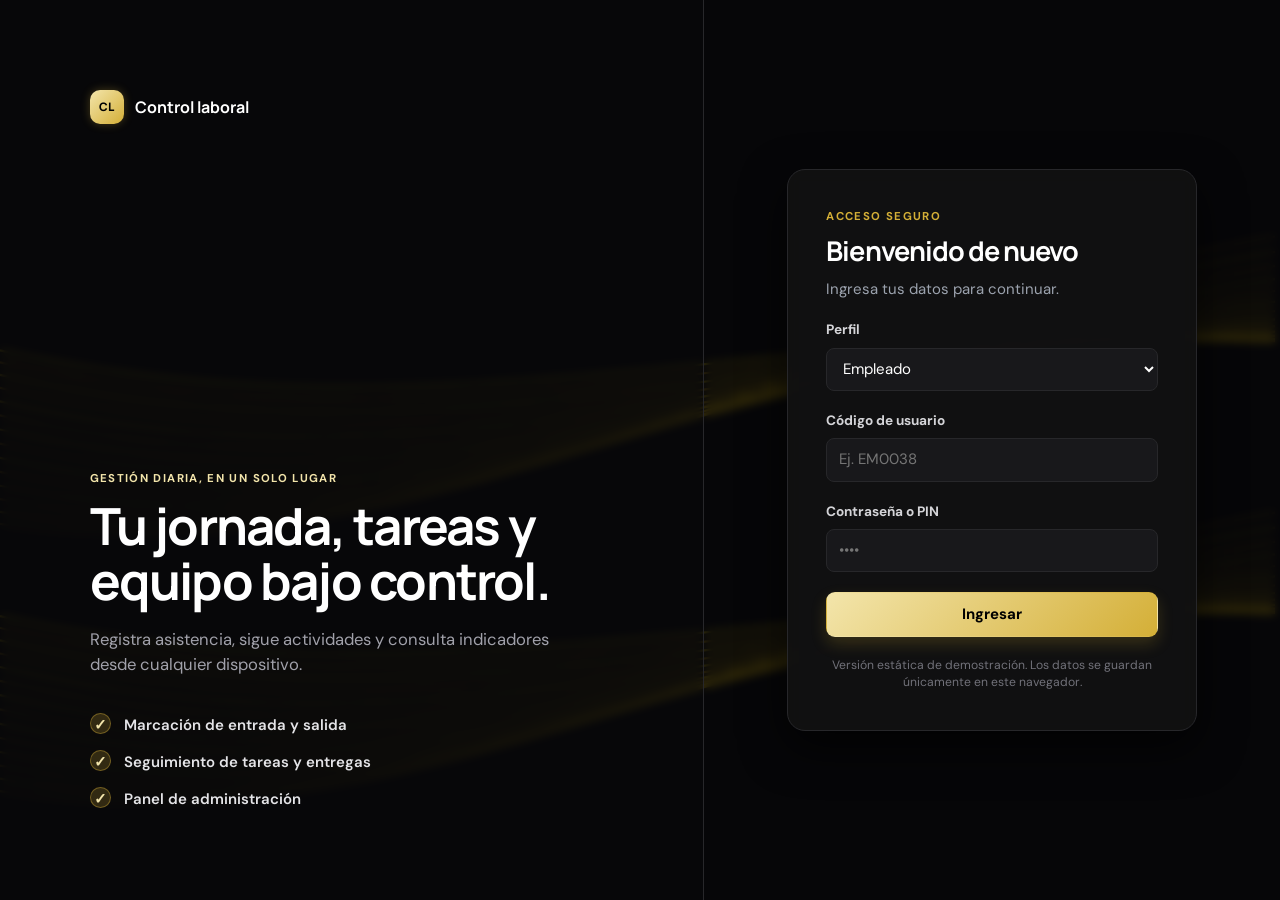
<file: frontend/index.html>
<!doctype html>
<html lang="es">
  <head>
    <meta charset="UTF-8">
    <meta name="viewport" content="width=device-width, initial-scale=1.0">
    <meta name="description" content="Control de asistencia y actividades corporativas.">
    <title>Ingresar | Control laboral</title>
    <!-- Ruta corregida, relativa al directorio frontend -->
    <link rel="stylesheet" href="css/main.css">
  </head>
  <body class="auth-page">
    <canvas id="gold-wave-canvas"></canvas>
    <main class="auth-layout">
      <section class="auth-brand" aria-label="Presentación de la plataforma">
        <a class="brand" href="index.html" aria-label="Control laboral, inicio"><span class="brand-mark">CL</span><span>Control laboral</span></a>
        <div class="auth-copy"><p class="eyebrow">Gestión diaria, en un solo lugar</p><h1>Tu jornada, tareas y equipo bajo control.</h1><p>Registra asistencia, sigue actividades y consulta indicadores desde cualquier dispositivo.</p></div>
        <div class="auth-feature-list" aria-label="Características"><div><span>✓</span> Marcación de entrada y salida</div><div><span>✓</span> Seguimiento de tareas y entregas</div><div><span>✓</span> Panel de administración</div></div>
      </section>
      <section class="auth-card-wrap">
        <form id="login-form" class="auth-card" novalidate>
          <div><p class="eyebrow">Acceso seguro</p><h2>Bienvenido de nuevo</h2><p class="muted">Ingresa tus datos para continuar.</p></div>
          <div class="form-field"><label for="login-role">Perfil</label><select id="login-role" name="role"><option value="employee">Empleado</option><option value="admin">Administrador</option></select></div>
          <div class="form-field"><label for="login-code">Código de usuario</label><input id="login-code" name="code" autocomplete="username" placeholder="Ej. EM0038" required></div>
          <div class="form-field"><label for="login-pin">Contraseña o PIN</label><input id="login-pin" name="pin" type="password" autocomplete="current-password" inputmode="numeric" placeholder="••••" required></div>
          <p id="login-message" class="form-message" aria-live="polite" style="display: none;"></p>
          <button class="button button-primary button-full" type="submit">Ingresar</button>
          <p class="auth-note">Versión estática de demostración. Los datos se guardan únicamente en este navegador.</p>
        </form>
      </section>
    </main>

  <!-- Script de autenticación (CORREGIDO) -->
    <script src="js/auth.js"></script>

    <!-- SCRIPT DEL FONDO ANIMADO DE ONDAS DORADAS (COMPLETO) -->
    <script>
      (function() {
          const canvas = document.getElementById('gold-wave-canvas');
          if (!canvas) return;
          
          const ctx = canvas.getContext('2d');

          let width = canvas.width = window.innerWidth;
          let height = canvas.height = window.innerHeight;

          window.addEventListener('resize', () => {
              width = canvas.width = window.innerWidth;
              height = canvas.height = window.innerHeight;
          });

          let step = 0;
          let animationFrameId = null;

          function drawAbstractWaves() {
              ctx.clearRect(0, 0, width, height);
              ctx.lineWidth = 2.2; // Grosor de la línea

              const totalLines = 14; 
              const waveSets = [
                  { offsetY: height * 0.3, speedMultiplier: 0.005 }, 
                  { offsetY: height * 0.6, speedMultiplier: 0.003 }
              ];

              waveSets.forEach((set) => {
                  for (let i = 0; i < totalLines; i++) {
                      ctx.beginPath();

                      let alpha = (1 - (i / totalLines)) * 0.5 + 0.4;
                      
                      ctx.strokeStyle = i % 2 === 0 
                          ? `rgba(255, 223, 0, ${alpha})`   /* Amarillo oro brillante */
                          : `rgba(234, 179, 8, ${alpha})`;  /* Dorado ámbar intenso */

                      for (let x = 0; x <= width; x += 25) {
                          let waveFactor = x * 0.0015;
                          let y = set.offsetY + 
                                  Math.sin(waveFactor + (step * set.speedMultiplier) + (i * 0.08)) * (140 + (i * 5)) +
                                  Math.cos((x * 0.003) - (step * 0.004)) * 70;

                          if (x === 0) {
                              ctx.moveTo(x, y);
                          } else {
                              ctx.lineTo(x, y);
                          }
                      }
                      ctx.stroke();
                  }
              });

              step += 1;
              animationFrameId = requestAnimationFrame(drawAbstractWaves);
          }

          drawAbstractWaves();

          document.addEventListener("visibilitychange", () => {
              if (document.hidden) {
                  cancelAnimationFrame(animationFrameId);
              } else {
                  drawAbstractWaves();
              }
          });
      })();
    </script>
  </body>
</html>
</file>
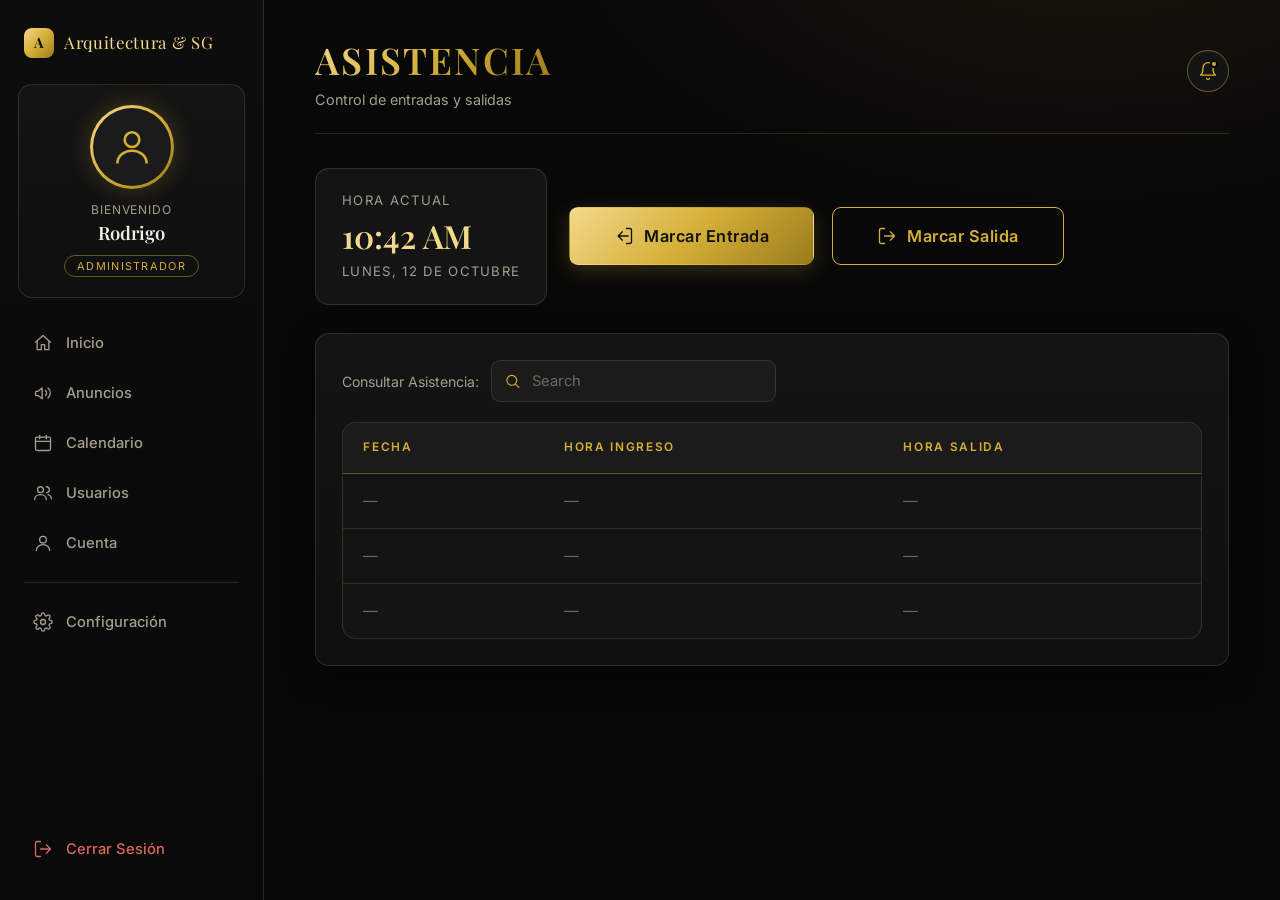
<file: frontend/admin/asistencia_admin.html>
<!DOCTYPE html>
<html lang="es">
<head>
<meta charset="UTF-8">
<meta name="viewport" content="width=device-width, initial-scale=1">
<title>Asistencia · Intranet Arquitectura &amp; Servicios Generales</title>
<link rel="stylesheet" href="../css/styles.css">
</head>
<body>
<input type="checkbox" id="menu-check">
<div class="app">
  <aside class="sidebar">
    <div class="brand"><span class="mark">A</span>Arquitectura &amp; SG</div>
    <div class="profile">
      <div class="avatar"><span><svg viewBox="0 0 24 24"><circle cx="12" cy="8" r="4"/><path d="M4 21c0-4 3.6-7 8-7s8 3 8 7"/></svg></span></div>
      <small>Bienvenido</small>
      <strong>Rodrigo</strong><br>
      <span class="role">Administrador</span>
    </div>
    <nav class="nav"><a href="inicio.html" class=""><svg class="i" viewBox="0 0 24 24"><path d="M3 11l9-8 9 8"/><path d="M5 10v10h5v-6h4v6h5V10"/></svg>Inicio</a><a href="#" class=""><svg class="i" viewBox="0 0 24 24"><path d="M3 11v3a1 1 0 001 1h2l5 4V6L6 10H4a1 1 0 00-1 1z"/><path d="M15 9a4 4 0 010 6M18 6a8 8 0 010 12"/></svg>Anuncios</a><a href="#" class=""><svg class="i" viewBox="0 0 24 24"><rect x="3" y="5" width="18" height="16" rx="2"/><path d="M3 10h18M8 3v4M16 3v4"/></svg>Calendario</a><a href="#" class=""><svg class="i" viewBox="0 0 24 24"><circle cx="9" cy="8" r="3.5"/><path d="M2 20c0-3.5 3-6 7-6s7 2.5 7 6"/><path d="M16 4.5a3.5 3.5 0 010 7M18 14c2.4.6 4 2.5 4 5"/></svg>Usuarios</a><a href="#" class=""><svg class="i" viewBox="0 0 24 24"><circle cx="12" cy="8" r="4"/><path d="M4 21c0-4 3.6-7 8-7s8 3 8 7"/></svg>Cuenta</a><div class="sep"></div><a href="#"><svg class="i" viewBox="0 0 24 24"><circle cx="12" cy="12" r="3"/><path d="M19.4 15a1.7 1.7 0 00.3 1.8l.1.1a2 2 0 11-2.8 2.8l-.1-.1a1.7 1.7 0 00-1.8-.3 1.7 1.7 0 00-1 1.5V21a2 2 0 01-4 0v-.1a1.7 1.7 0 00-1.1-1.5 1.7 1.7 0 00-1.8.3l-.1.1a2 2 0 11-2.8-2.8l.1-.1a1.7 1.7 0 00.3-1.8 1.7 1.7 0 00-1.5-1H3a2 2 0 010-4h.1a1.7 1.7 0 001.5-1.1 1.7 1.7 0 00-.3-1.8l-.1-.1a2 2 0 112.8-2.8l.1.1a1.7 1.7 0 001.8.3H9a1.7 1.7 0 001-1.5V3a2 2 0 014 0v.1a1.7 1.7 0 001 1.5 1.7 1.7 0 001.8-.3l.1-.1a2 2 0 112.8 2.8l-.1.1a1.7 1.7 0 00-.3 1.8V9a1.7 1.7 0 001.5 1H21a2 2 0 010 4h-.1a1.7 1.7 0 00-1.5 1z"/></svg>Configuración</a><a href="../index.html" class="logout"><svg class="i" viewBox="0 0 24 24"><path d="M9 21H5a2 2 0 01-2-2V5a2 2 0 012-2h4M16 17l5-5-5-5M21 12H9"/></svg>Cerrar Sesión</a></nav>
  </aside>
  <main class="main">
    <header class="topbar">
      <div>
        <h1 class="page-title">Asistencia</h1>
        <p class="page-sub">Control de entradas y salidas</p>
      </div>
      <div class="top-actions">
        <button class="icon-btn" aria-label="Notificaciones"><svg class="i" viewBox="0 0 24 24"><path d="M6 8a6 6 0 0112 0c0 7 3 9 3 9H3s3-2 3-9M10.3 21a1.9 1.9 0 003.4 0"/></svg><span class="dot"></span></button>
        <label for="menu-check" class="icon-btn menu-toggle" aria-label="Menú"><svg class="i" viewBox="0 0 24 24"><path d="M4 6h16M4 12h16M4 18h16"/></svg></label>
      </div>
    </header>
    <section class="attendance-top"><div class="clock"><span>Hora actual</span><b>10:42 AM</b><span>Lunes, 12 de octubre</span></div><div class="btn-row"><button class="btn lg"><svg class="i" viewBox="0 0 24 24"><path d="M15 3h4a2 2 0 012 2v14a2 2 0 01-2 2h-4M10 17l-5-5 5-5M5 12h12" transform="translate(0 0)"/></svg>Marcar Entrada</button><button class="btn lg outline"><svg class="i" viewBox="0 0 24 24"><path d="M9 21H5a2 2 0 01-2-2V5a2 2 0 012-2h4M16 17l5-5-5-5M21 12H9"/></svg>Marcar Salida</button></div></section>
    <section class="card">
      <div class="toolbar">
        <div class="field"><label for="q">Consultar Asistencia:</label>
          <div class="search"><svg class="i" viewBox="0 0 24 24"><circle cx="11" cy="11" r="7"/><path d="M21 21l-4.3-4.3"/></svg><input id="q" class="input" type="search" placeholder="Search"></div></div>
      </div>
      <div class="table-wrap"><table>
        <thead><tr><th>Fecha</th><th>Hora Ingreso</th><th>Hora Salida</th></tr></thead>
        <tbody><tr><td class="empty">—</td><td class="empty">—</td><td class="empty">—</td></tr><tr><td class="empty">—</td><td class="empty">—</td><td class="empty">—</td></tr><tr><td class="empty">—</td><td class="empty">—</td><td class="empty">—</td></tr></tbody>
      </table></div>
    </section>
  </main>
</div>
</body>
</html>
</file>
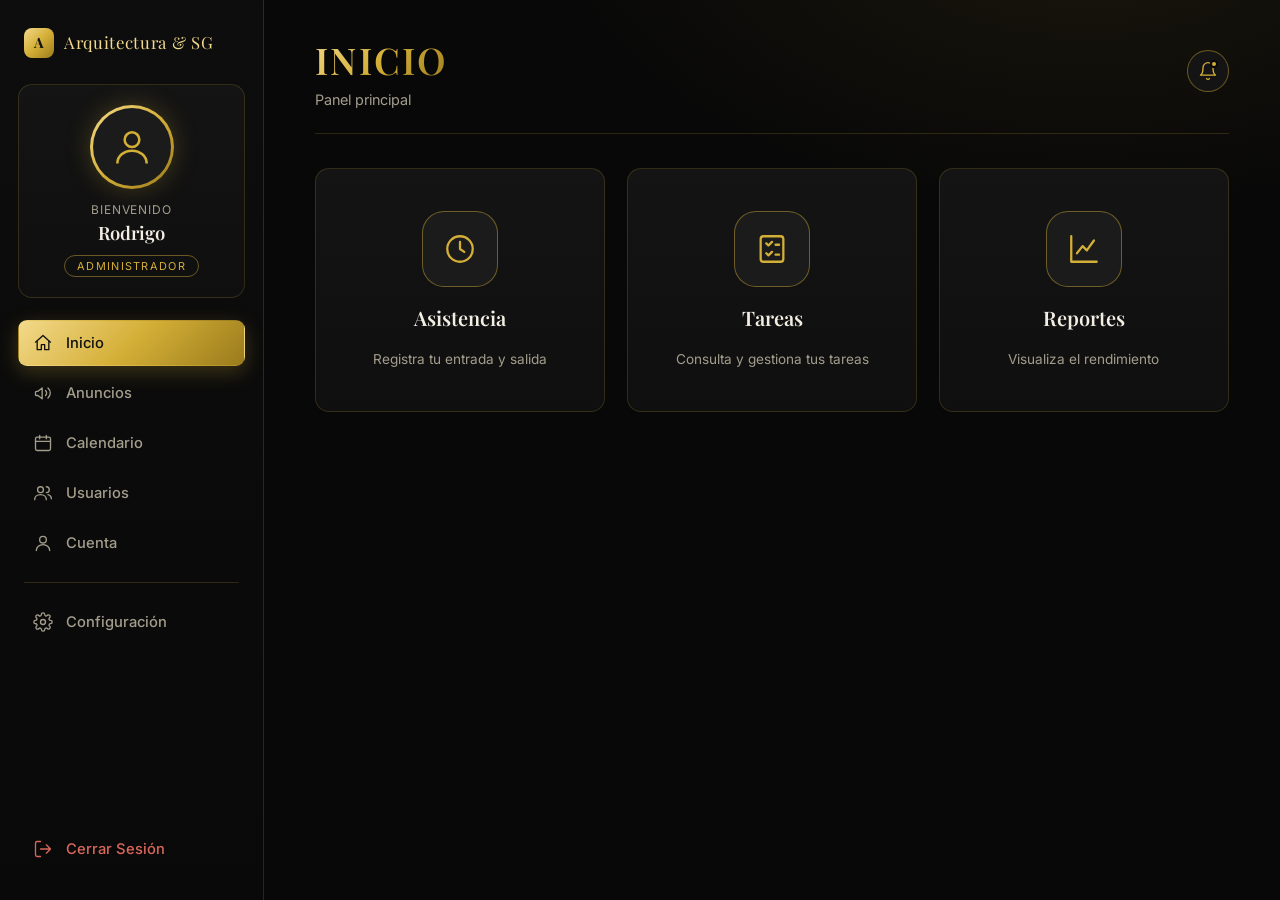
<file: frontend/admin/inicio_admin.html>
<!DOCTYPE html>
<html lang="es">
<head>
<meta charset="UTF-8">
<meta name="viewport" content="width=device-width, initial-scale=1">
<title>Inicio · Intranet Arquitectura &amp; Servicios Generales</title>
<link rel="stylesheet" href="../css/styles.css">
</head>
<body>
<input type="checkbox" id="menu-check">
<div class="app">
  <aside class="sidebar">
    <div class="brand"><span class="mark">A</span>Arquitectura &amp; SG</div>
    <div class="profile">
      <div class="avatar"><span><svg viewBox="0 0 24 24"><circle cx="12" cy="8" r="4"/><path d="M4 21c0-4 3.6-7 8-7s8 3 8 7"/></svg></span></div>
      <small>Bienvenido</small>
      <strong>Rodrigo</strong><br>
      <span class="role">Administrador</span>
    </div>
    <nav class="nav"><a href="inicio.html" class="active"><svg class="i" viewBox="0 0 24 24"><path d="M3 11l9-8 9 8"/><path d="M5 10v10h5v-6h4v6h5V10"/></svg>Inicio</a><a href="#" class=""><svg class="i" viewBox="0 0 24 24"><path d="M3 11v3a1 1 0 001 1h2l5 4V6L6 10H4a1 1 0 00-1 1z"/><path d="M15 9a4 4 0 010 6M18 6a8 8 0 010 12"/></svg>Anuncios</a><a href="#" class=""><svg class="i" viewBox="0 0 24 24"><rect x="3" y="5" width="18" height="16" rx="2"/><path d="M3 10h18M8 3v4M16 3v4"/></svg>Calendario</a><a href="#" class=""><svg class="i" viewBox="0 0 24 24"><circle cx="9" cy="8" r="3.5"/><path d="M2 20c0-3.5 3-6 7-6s7 2.5 7 6"/><path d="M16 4.5a3.5 3.5 0 010 7M18 14c2.4.6 4 2.5 4 5"/></svg>Usuarios</a><a href="#" class=""><svg class="i" viewBox="0 0 24 24"><circle cx="12" cy="8" r="4"/><path d="M4 21c0-4 3.6-7 8-7s8 3 8 7"/></svg>Cuenta</a><div class="sep"></div><a href="#"><svg class="i" viewBox="0 0 24 24"><circle cx="12" cy="12" r="3"/><path d="M19.4 15a1.7 1.7 0 00.3 1.8l.1.1a2 2 0 11-2.8 2.8l-.1-.1a1.7 1.7 0 00-1.8-.3 1.7 1.7 0 00-1 1.5V21a2 2 0 01-4 0v-.1a1.7 1.7 0 00-1.1-1.5 1.7 1.7 0 00-1.8.3l-.1.1a2 2 0 11-2.8-2.8l.1-.1a1.7 1.7 0 00.3-1.8 1.7 1.7 0 00-1.5-1H3a2 2 0 010-4h.1a1.7 1.7 0 001.5-1.1 1.7 1.7 0 00-.3-1.8l-.1-.1a2 2 0 112.8-2.8l.1.1a1.7 1.7 0 001.8.3H9a1.7 1.7 0 001-1.5V3a2 2 0 014 0v.1a1.7 1.7 0 001 1.5 1.7 1.7 0 001.8-.3l.1-.1a2 2 0 112.8 2.8l-.1.1a1.7 1.7 0 00-.3 1.8V9a1.7 1.7 0 001.5 1H21a2 2 0 010 4h-.1a1.7 1.7 0 00-1.5 1z"/></svg>Configuración</a><a href="../index.html" class="logout"><svg class="i" viewBox="0 0 24 24"><path d="M9 21H5a2 2 0 01-2-2V5a2 2 0 012-2h4M16 17l5-5-5-5M21 12H9"/></svg>Cerrar Sesión</a></nav>
  </aside>
  <main class="main">
    <header class="topbar">
      <div>
        <h1 class="page-title">Inicio</h1>
        <p class="page-sub">Panel principal</p>
      </div>
      <div class="top-actions">
        <button class="icon-btn" aria-label="Notificaciones"><svg class="i" viewBox="0 0 24 24"><path d="M6 8a6 6 0 0112 0c0 7 3 9 3 9H3s3-2 3-9M10.3 21a1.9 1.9 0 003.4 0"/></svg><span class="dot"></span></button>
        <label for="menu-check" class="icon-btn menu-toggle" aria-label="Menú"><svg class="i" viewBox="0 0 24 24"><path d="M4 6h16M4 12h16M4 18h16"/></svg></label>
      </div>
    </header>
    <section class="grid cols-3">
      <a class="tile" href="asistencia.html"><span class="ico"><svg class="i" viewBox="0 0 24 24"><circle cx="12" cy="12" r="9"/><path d="M12 7v5l3 2"/></svg></span><h3>Asistencia</h3><p>Registra tu entrada y salida</p></a>
      <a class="tile" href="tareas.html"><span class="ico"><svg class="i" viewBox="0 0 24 24"><rect x="4" y="3" width="16" height="18" rx="2"/><path d="M8 8l1.5 1.5L12 7M8 15l1.5 1.5L12 14M14.5 9h2.5M14.5 16h2.5"/></svg></span><h3>Tareas</h3><p>Consulta y gestiona tus tareas</p></a>
      <a class="tile" href="reportes.html"><span class="ico"><svg class="i" viewBox="0 0 24 24"><path d="M3 3v18h18"/><path d="M7 15l4-5 3 3 5-7"/></svg></span><h3>Reportes</h3><p>Visualiza el rendimiento</p></a>
    </section>
  </main>
</div>
</body>
</html>
</file>
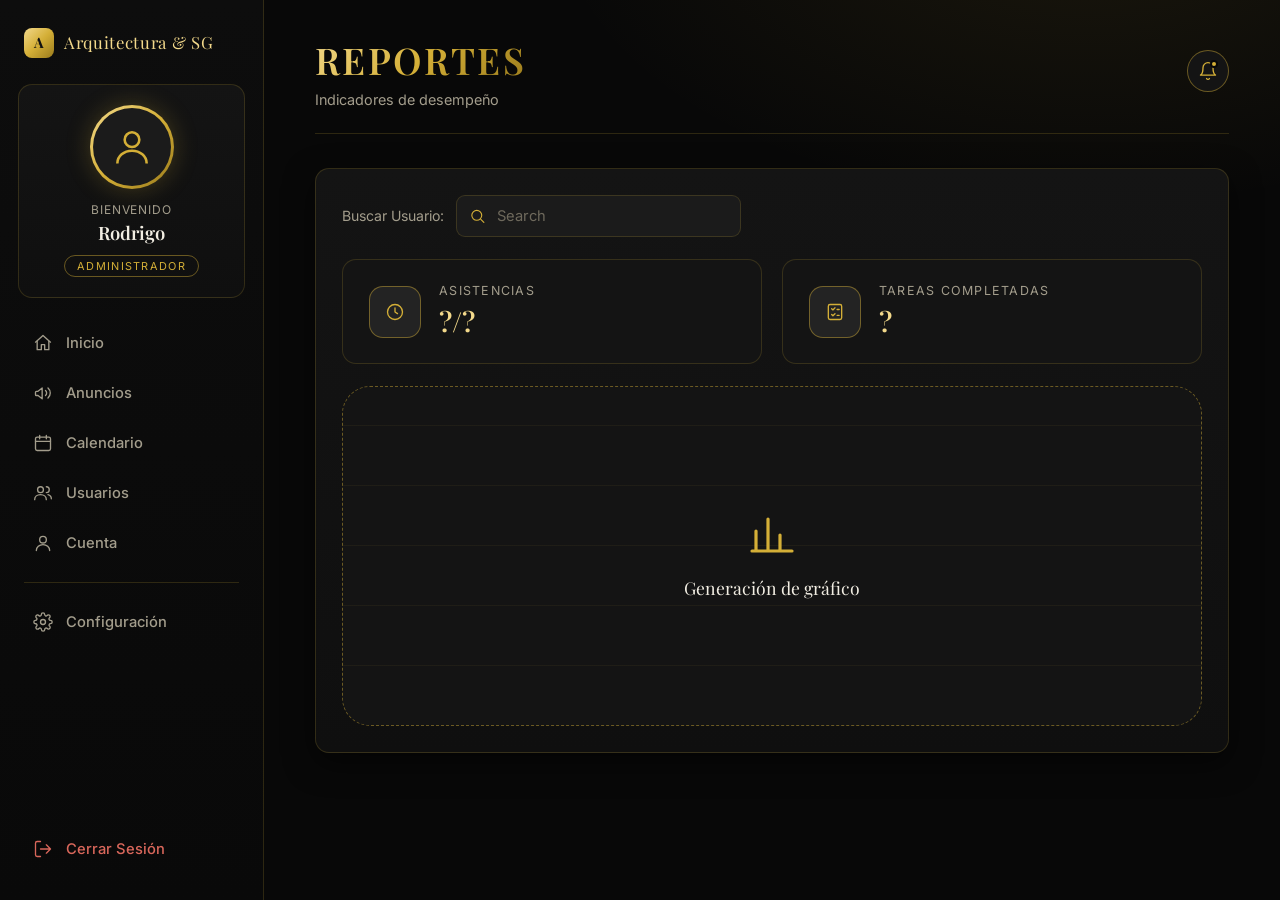
<file: frontend/admin/reportes_admin.html>
<!DOCTYPE html>
<html lang="es">
<head>
<meta charset="UTF-8">
<meta name="viewport" content="width=device-width, initial-scale=1">
<title>Reportes · Intranet Arquitectura &amp; Servicios Generales</title>
<link rel="stylesheet" href="../css/styles.css">
</head>
<body>
<input type="checkbox" id="menu-check">
<div class="app">
  <aside class="sidebar">
    <div class="brand"><span class="mark">A</span>Arquitectura &amp; SG</div>
    <div class="profile">
      <div class="avatar"><span><svg viewBox="0 0 24 24"><circle cx="12" cy="8" r="4"/><path d="M4 21c0-4 3.6-7 8-7s8 3 8 7"/></svg></span></div>
      <small>Bienvenido</small>
      <strong>Rodrigo</strong><br>
      <span class="role">Administrador</span>
    </div>
    <nav class="nav"><a href="inicio.html" class=""><svg class="i" viewBox="0 0 24 24"><path d="M3 11l9-8 9 8"/><path d="M5 10v10h5v-6h4v6h5V10"/></svg>Inicio</a><a href="#" class=""><svg class="i" viewBox="0 0 24 24"><path d="M3 11v3a1 1 0 001 1h2l5 4V6L6 10H4a1 1 0 00-1 1z"/><path d="M15 9a4 4 0 010 6M18 6a8 8 0 010 12"/></svg>Anuncios</a><a href="#" class=""><svg class="i" viewBox="0 0 24 24"><rect x="3" y="5" width="18" height="16" rx="2"/><path d="M3 10h18M8 3v4M16 3v4"/></svg>Calendario</a><a href="#" class=""><svg class="i" viewBox="0 0 24 24"><circle cx="9" cy="8" r="3.5"/><path d="M2 20c0-3.5 3-6 7-6s7 2.5 7 6"/><path d="M16 4.5a3.5 3.5 0 010 7M18 14c2.4.6 4 2.5 4 5"/></svg>Usuarios</a><a href="#" class=""><svg class="i" viewBox="0 0 24 24"><circle cx="12" cy="8" r="4"/><path d="M4 21c0-4 3.6-7 8-7s8 3 8 7"/></svg>Cuenta</a><div class="sep"></div><a href="#"><svg class="i" viewBox="0 0 24 24"><circle cx="12" cy="12" r="3"/><path d="M19.4 15a1.7 1.7 0 00.3 1.8l.1.1a2 2 0 11-2.8 2.8l-.1-.1a1.7 1.7 0 00-1.8-.3 1.7 1.7 0 00-1 1.5V21a2 2 0 01-4 0v-.1a1.7 1.7 0 00-1.1-1.5 1.7 1.7 0 00-1.8.3l-.1.1a2 2 0 11-2.8-2.8l.1-.1a1.7 1.7 0 00.3-1.8 1.7 1.7 0 00-1.5-1H3a2 2 0 010-4h.1a1.7 1.7 0 001.5-1.1 1.7 1.7 0 00-.3-1.8l-.1-.1a2 2 0 112.8-2.8l.1.1a1.7 1.7 0 001.8.3H9a1.7 1.7 0 001-1.5V3a2 2 0 014 0v.1a1.7 1.7 0 001 1.5 1.7 1.7 0 001.8-.3l.1-.1a2 2 0 112.8 2.8l-.1.1a1.7 1.7 0 00-.3 1.8V9a1.7 1.7 0 001.5 1H21a2 2 0 010 4h-.1a1.7 1.7 0 00-1.5 1z"/></svg>Configuración</a><a href="../index.html" class="logout"><svg class="i" viewBox="0 0 24 24"><path d="M9 21H5a2 2 0 01-2-2V5a2 2 0 012-2h4M16 17l5-5-5-5M21 12H9"/></svg>Cerrar Sesión</a></nav>
  </aside>
  <main class="main">
    <header class="topbar">
      <div>
        <h1 class="page-title">Reportes</h1>
        <p class="page-sub">Indicadores de desempeño</p>
      </div>
      <div class="top-actions">
        <button class="icon-btn" aria-label="Notificaciones"><svg class="i" viewBox="0 0 24 24"><path d="M6 8a6 6 0 0112 0c0 7 3 9 3 9H3s3-2 3-9M10.3 21a1.9 1.9 0 003.4 0"/></svg><span class="dot"></span></button>
        <label for="menu-check" class="icon-btn menu-toggle" aria-label="Menú"><svg class="i" viewBox="0 0 24 24"><path d="M4 6h16M4 12h16M4 18h16"/></svg></label>
      </div>
    </header>
    <section class="card">
      <div class="field"><label for="u">Buscar Usuario:</label><div class="search"><svg class="i" viewBox="0 0 24 24"><circle cx="11" cy="11" r="7"/><path d="M21 21l-4.3-4.3"/></svg><input id="u" class="input" type="search" placeholder="Search"></div></div>
      <div class="stats">
        <div class="stat"><span class="ico"><svg class="i" viewBox="0 0 24 24"><circle cx="12" cy="12" r="9"/><path d="M12 7v5l3 2"/></svg></span><div><small>Asistencias</small><b>?/?</b></div></div>
        <div class="stat"><span class="ico"><svg class="i" viewBox="0 0 24 24"><rect x="4" y="3" width="16" height="18" rx="2"/><path d="M8 8l1.5 1.5L12 7M8 15l1.5 1.5L12 14M14.5 9h2.5M14.5 16h2.5"/></svg></span><div><small>Tareas completadas</small><b>?</b></div></div>
      </div>
      <div class="chart"><div><svg class="i" style="width:48px;height:48px" viewBox="0 0 24 24"><path d="M4 20V10M10 20V4M16 20v-8M22 20H2"/></svg><p>Generación de gráfico</p></div></div>
    </section>
  </main>
</div>
</body>
</html>
</file>
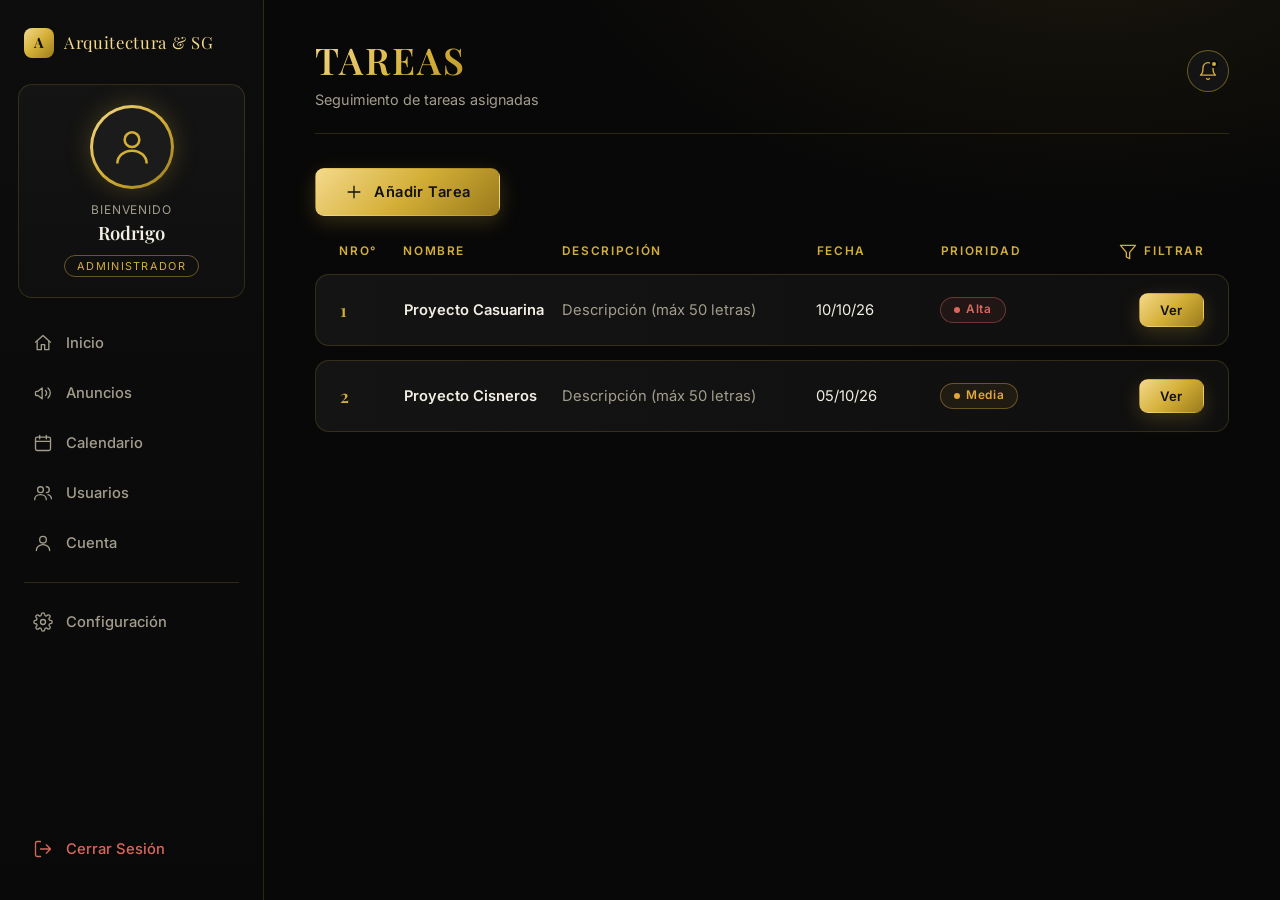
<file: frontend/admin/tareas_admin.html>
<!DOCTYPE html>
<html lang="es">
<head>
<meta charset="UTF-8">
<meta name="viewport" content="width=device-width, initial-scale=1">
<title>Tareas · Intranet Arquitectura &amp; Servicios Generales</title>
<link rel="stylesheet" href="../css/styles.css">
</head>
<body>
<input type="checkbox" id="menu-check">
<div class="app">
  <aside class="sidebar">
    <div class="brand"><span class="mark">A</span>Arquitectura &amp; SG</div>
    <div class="profile">
      <div class="avatar"><span><svg viewBox="0 0 24 24"><circle cx="12" cy="8" r="4"/><path d="M4 21c0-4 3.6-7 8-7s8 3 8 7"/></svg></span></div>
      <small>Bienvenido</small>
      <strong>Rodrigo</strong><br>
      <span class="role">Administrador</span>
    </div>
    <nav class="nav"><a href="inicio.html" class=""><svg class="i" viewBox="0 0 24 24"><path d="M3 11l9-8 9 8"/><path d="M5 10v10h5v-6h4v6h5V10"/></svg>Inicio</a><a href="#" class=""><svg class="i" viewBox="0 0 24 24"><path d="M3 11v3a1 1 0 001 1h2l5 4V6L6 10H4a1 1 0 00-1 1z"/><path d="M15 9a4 4 0 010 6M18 6a8 8 0 010 12"/></svg>Anuncios</a><a href="#" class=""><svg class="i" viewBox="0 0 24 24"><rect x="3" y="5" width="18" height="16" rx="2"/><path d="M3 10h18M8 3v4M16 3v4"/></svg>Calendario</a><a href="#" class=""><svg class="i" viewBox="0 0 24 24"><circle cx="9" cy="8" r="3.5"/><path d="M2 20c0-3.5 3-6 7-6s7 2.5 7 6"/><path d="M16 4.5a3.5 3.5 0 010 7M18 14c2.4.6 4 2.5 4 5"/></svg>Usuarios</a><a href="#" class=""><svg class="i" viewBox="0 0 24 24"><circle cx="12" cy="8" r="4"/><path d="M4 21c0-4 3.6-7 8-7s8 3 8 7"/></svg>Cuenta</a><div class="sep"></div><a href="#"><svg class="i" viewBox="0 0 24 24"><circle cx="12" cy="12" r="3"/><path d="M19.4 15a1.7 1.7 0 00.3 1.8l.1.1a2 2 0 11-2.8 2.8l-.1-.1a1.7 1.7 0 00-1.8-.3 1.7 1.7 0 00-1 1.5V21a2 2 0 01-4 0v-.1a1.7 1.7 0 00-1.1-1.5 1.7 1.7 0 00-1.8.3l-.1.1a2 2 0 11-2.8-2.8l.1-.1a1.7 1.7 0 00.3-1.8 1.7 1.7 0 00-1.5-1H3a2 2 0 010-4h.1a1.7 1.7 0 001.5-1.1 1.7 1.7 0 00-.3-1.8l-.1-.1a2 2 0 112.8-2.8l.1.1a1.7 1.7 0 001.8.3H9a1.7 1.7 0 001-1.5V3a2 2 0 014 0v.1a1.7 1.7 0 001 1.5 1.7 1.7 0 001.8-.3l.1-.1a2 2 0 112.8 2.8l-.1.1a1.7 1.7 0 00-.3 1.8V9a1.7 1.7 0 001.5 1H21a2 2 0 010 4h-.1a1.7 1.7 0 00-1.5 1z"/></svg>Configuración</a><a href="../index.html" class="logout"><svg class="i" viewBox="0 0 24 24"><path d="M9 21H5a2 2 0 01-2-2V5a2 2 0 012-2h4M16 17l5-5-5-5M21 12H9"/></svg>Cerrar Sesión</a></nav>
  </aside>
  <main class="main">
    <header class="topbar">
      <div>
        <h1 class="page-title">Tareas</h1>
        <p class="page-sub">Seguimiento de tareas asignadas</p>
      </div>
      <div class="top-actions">
        <button class="icon-btn" aria-label="Notificaciones"><svg class="i" viewBox="0 0 24 24"><path d="M6 8a6 6 0 0112 0c0 7 3 9 3 9H3s3-2 3-9M10.3 21a1.9 1.9 0 003.4 0"/></svg><span class="dot"></span></button>
        <label for="menu-check" class="icon-btn menu-toggle" aria-label="Menú"><svg class="i" viewBox="0 0 24 24"><path d="M4 6h16M4 12h16M4 18h16"/></svg></label>
      </div>
    </header>
    <div class="toolbar"><button class="btn"><svg class="i" viewBox="0 0 24 24"><path d="M12 5v14M5 12h14"/></svg>Añadir Tarea</button></div>
    <div class="task-head"><span>Nro°</span><span>Nombre</span><span>Descripción</span><span>Fecha</span><span>Prioridad</span><button class="filter" aria-label="Filtrar"><svg class="i" viewBox="0 0 24 24"><path d="M3 4h18l-7 8.5V20l-4-2v-5.5z"/></svg>Filtrar</button></div>
    <section>
      <article class="task"><span class="num">1</span><span class="name">Proyecto Casuarina</span><span class="desc">Descripción (máx 50 letras)</span><span class="date">10/10/26</span><span class="prio"><span class="badge alta">Alta</span></span><span class="act"><button class="btn sm">Ver</button></span></article><article class="task"><span class="num">2</span><span class="name">Proyecto Cisneros</span><span class="desc">Descripción (máx 50 letras)</span><span class="date">05/10/26</span><span class="prio"><span class="badge media">Media</span></span><span class="act"><button class="btn sm">Ver</button></span></article>
    </section>
  </main>
</div>
</body>
</html>
</file>
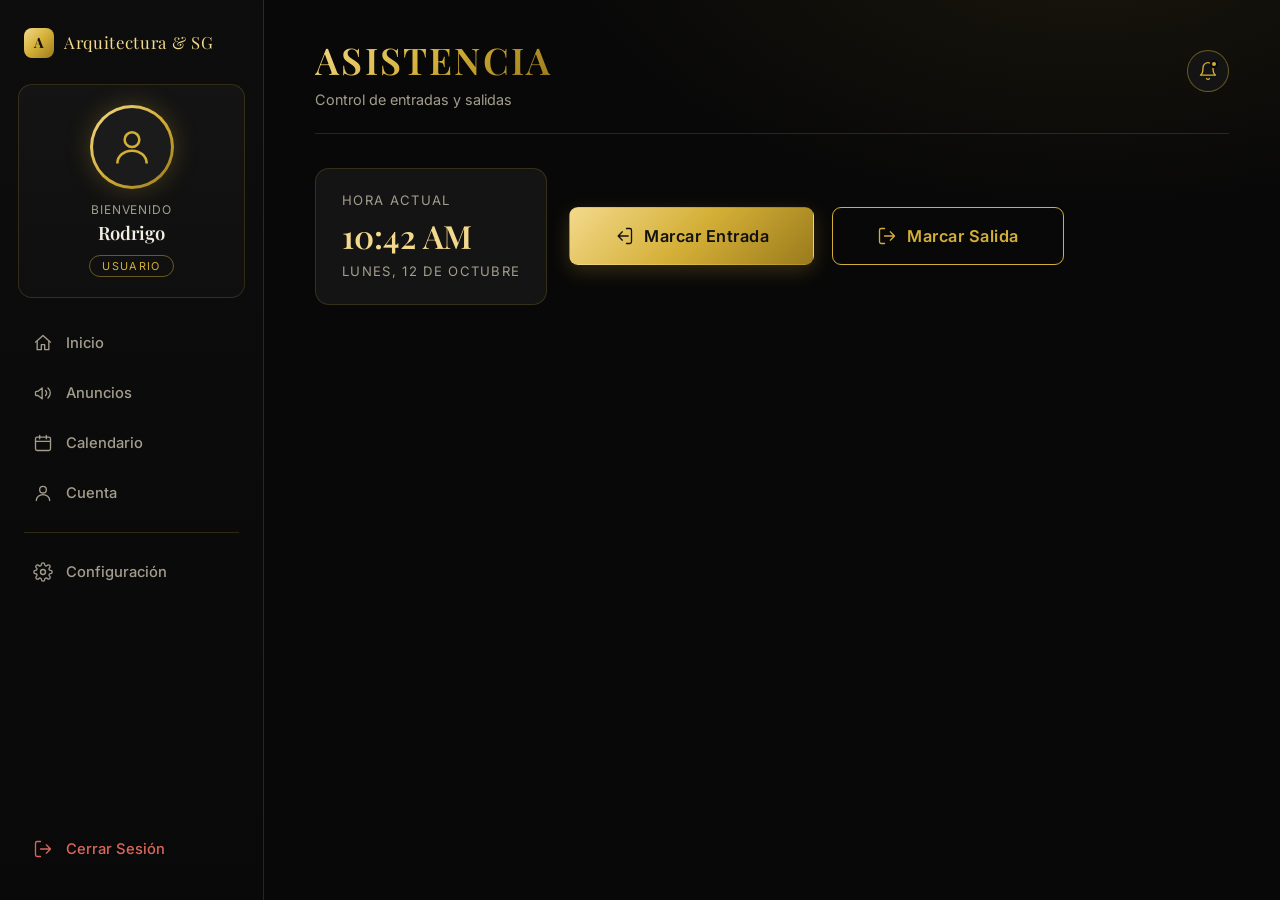
<file: frontend/usuarios/asistencia_user.html>
<!DOCTYPE html>
<html lang="es">
<head>
<meta charset="UTF-8">
<meta name="viewport" content="width=device-width, initial-scale=1">
<title>Asistencia · Intranet Arquitectura &amp; Servicios Generales</title>
<link rel="stylesheet" href="../css/styles.css">
</head>
<body>
<input type="checkbox" id="menu-check">
<div class="app">
  <aside class="sidebar">
    <div class="brand"><span class="mark">A</span>Arquitectura &amp; SG</div>
    <div class="profile">
      <div class="avatar"><span><svg viewBox="0 0 24 24"><circle cx="12" cy="8" r="4"/><path d="M4 21c0-4 3.6-7 8-7s8 3 8 7"/></svg></span></div>
      <small>Bienvenido</small>
      <strong>Rodrigo</strong><br>
      <span class="role">Usuario</span>
    </div>
    <nav class="nav"><a href="inicio.html" class=""><svg class="i" viewBox="0 0 24 24"><path d="M3 11l9-8 9 8"/><path d="M5 10v10h5v-6h4v6h5V10"/></svg>Inicio</a><a href="#" class=""><svg class="i" viewBox="0 0 24 24"><path d="M3 11v3a1 1 0 001 1h2l5 4V6L6 10H4a1 1 0 00-1 1z"/><path d="M15 9a4 4 0 010 6M18 6a8 8 0 010 12"/></svg>Anuncios</a><a href="#" class=""><svg class="i" viewBox="0 0 24 24"><rect x="3" y="5" width="18" height="16" rx="2"/><path d="M3 10h18M8 3v4M16 3v4"/></svg>Calendario</a><a href="#" class=""><svg class="i" viewBox="0 0 24 24"><circle cx="12" cy="8" r="4"/><path d="M4 21c0-4 3.6-7 8-7s8 3 8 7"/></svg>Cuenta</a><div class="sep"></div><a href="#"><svg class="i" viewBox="0 0 24 24"><circle cx="12" cy="12" r="3"/><path d="M19.4 15a1.7 1.7 0 00.3 1.8l.1.1a2 2 0 11-2.8 2.8l-.1-.1a1.7 1.7 0 00-1.8-.3 1.7 1.7 0 00-1 1.5V21a2 2 0 01-4 0v-.1a1.7 1.7 0 00-1.1-1.5 1.7 1.7 0 00-1.8.3l-.1.1a2 2 0 11-2.8-2.8l.1-.1a1.7 1.7 0 00.3-1.8 1.7 1.7 0 00-1.5-1H3a2 2 0 010-4h.1a1.7 1.7 0 001.5-1.1 1.7 1.7 0 00-.3-1.8l-.1-.1a2 2 0 112.8-2.8l.1.1a1.7 1.7 0 001.8.3H9a1.7 1.7 0 001-1.5V3a2 2 0 014 0v.1a1.7 1.7 0 001 1.5 1.7 1.7 0 001.8-.3l.1-.1a2 2 0 112.8 2.8l-.1.1a1.7 1.7 0 00-.3 1.8V9a1.7 1.7 0 001.5 1H21a2 2 0 010 4h-.1a1.7 1.7 0 00-1.5 1z"/></svg>Configuración</a><a href="../index.html" class="logout"><svg class="i" viewBox="0 0 24 24"><path d="M9 21H5a2 2 0 01-2-2V5a2 2 0 012-2h4M16 17l5-5-5-5M21 12H9"/></svg>Cerrar Sesión</a></nav>
  </aside>
  <main class="main">
    <header class="topbar">
      <div>
        <h1 class="page-title">Asistencia</h1>
        <p class="page-sub">Control de entradas y salidas</p>
      </div>
      <div class="top-actions">
        <button class="icon-btn" aria-label="Notificaciones"><svg class="i" viewBox="0 0 24 24"><path d="M6 8a6 6 0 0112 0c0 7 3 9 3 9H3s3-2 3-9M10.3 21a1.9 1.9 0 003.4 0"/></svg><span class="dot"></span></button>
        <label for="menu-check" class="icon-btn menu-toggle" aria-label="Menú"><svg class="i" viewBox="0 0 24 24"><path d="M4 6h16M4 12h16M4 18h16"/></svg></label>
      </div>
    </header>
    <section class="attendance-top"><div class="clock"><span>Hora actual</span><b>10:42 AM</b><span>Lunes, 12 de octubre</span></div><div class="btn-row"><button class="btn lg"><svg class="i" viewBox="0 0 24 24"><path d="M15 3h4a2 2 0 012 2v14a2 2 0 01-2 2h-4M10 17l-5-5 5-5M5 12h12" transform="translate(0 0)"/></svg>Marcar Entrada</button><button class="btn lg outline"><svg class="i" viewBox="0 0 24 24"><path d="M9 21H5a2 2 0 01-2-2V5a2 2 0 012-2h4M16 17l5-5-5-5M21 12H9"/></svg>Marcar Salida</button></div></section>
  </main>
</div>
</body>
</html>
</file>
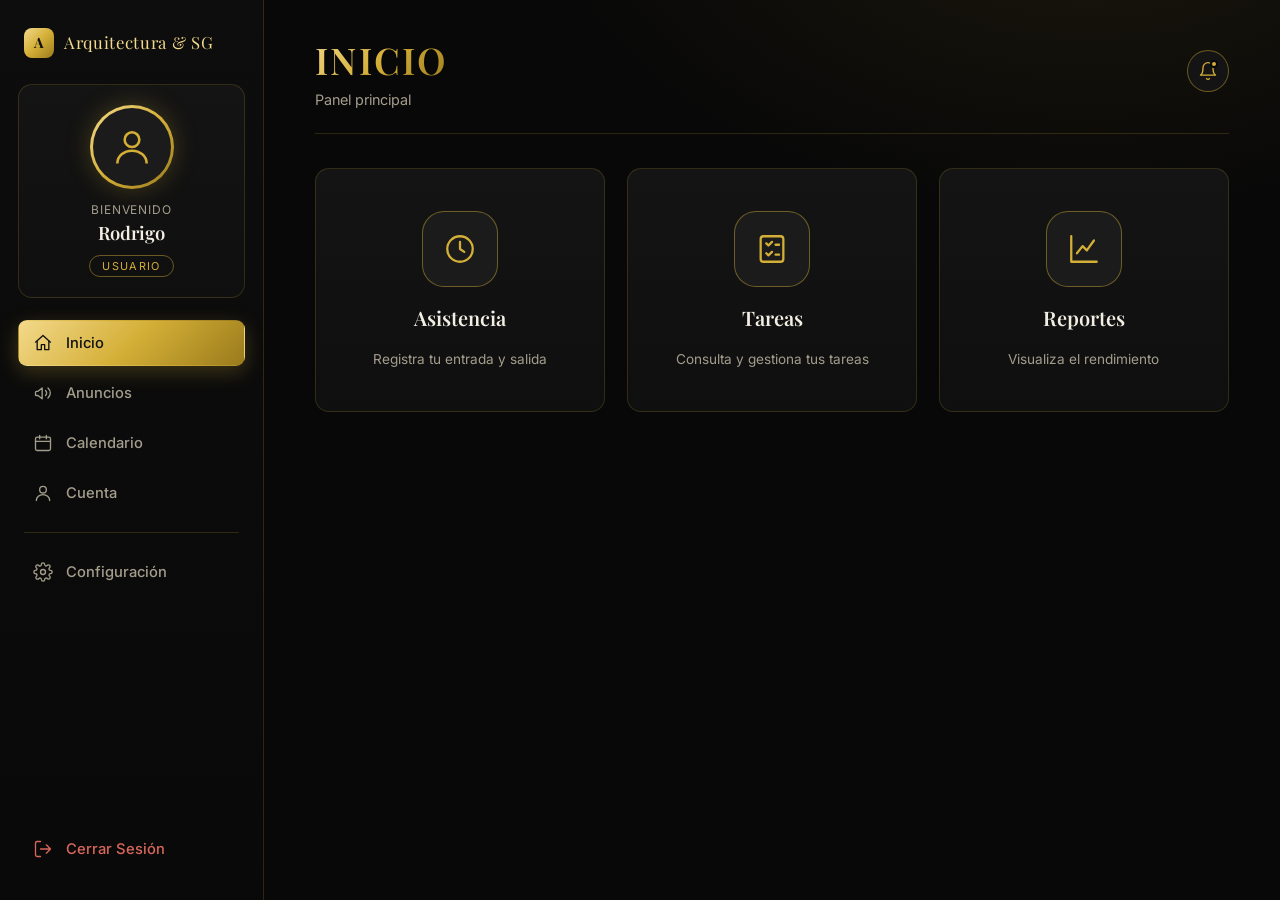
<file: frontend/usuarios/inicio_user.html>
<!DOCTYPE html>
<html lang="es">
<head>
<meta charset="UTF-8">
<meta name="viewport" content="width=device-width, initial-scale=1">
<title>Inicio · Intranet Arquitectura &amp; Servicios Generales</title>
<link rel="stylesheet" href="../css/styles.css">
</head>
<body>
<input type="checkbox" id="menu-check">
<div class="app">
  <aside class="sidebar">
    <div class="brand"><span class="mark">A</span>Arquitectura &amp; SG</div>
    <div class="profile">
      <div class="avatar"><span><svg viewBox="0 0 24 24"><circle cx="12" cy="8" r="4"/><path d="M4 21c0-4 3.6-7 8-7s8 3 8 7"/></svg></span></div>
      <small>Bienvenido</small>
      <strong>Rodrigo</strong><br>
      <span class="role">Usuario</span>
    </div>
    <nav class="nav"><a href="inicio.html" class="active"><svg class="i" viewBox="0 0 24 24"><path d="M3 11l9-8 9 8"/><path d="M5 10v10h5v-6h4v6h5V10"/></svg>Inicio</a><a href="#" class=""><svg class="i" viewBox="0 0 24 24"><path d="M3 11v3a1 1 0 001 1h2l5 4V6L6 10H4a1 1 0 00-1 1z"/><path d="M15 9a4 4 0 010 6M18 6a8 8 0 010 12"/></svg>Anuncios</a><a href="#" class=""><svg class="i" viewBox="0 0 24 24"><rect x="3" y="5" width="18" height="16" rx="2"/><path d="M3 10h18M8 3v4M16 3v4"/></svg>Calendario</a><a href="#" class=""><svg class="i" viewBox="0 0 24 24"><circle cx="12" cy="8" r="4"/><path d="M4 21c0-4 3.6-7 8-7s8 3 8 7"/></svg>Cuenta</a><div class="sep"></div><a href="#"><svg class="i" viewBox="0 0 24 24"><circle cx="12" cy="12" r="3"/><path d="M19.4 15a1.7 1.7 0 00.3 1.8l.1.1a2 2 0 11-2.8 2.8l-.1-.1a1.7 1.7 0 00-1.8-.3 1.7 1.7 0 00-1 1.5V21a2 2 0 01-4 0v-.1a1.7 1.7 0 00-1.1-1.5 1.7 1.7 0 00-1.8.3l-.1.1a2 2 0 11-2.8-2.8l.1-.1a1.7 1.7 0 00.3-1.8 1.7 1.7 0 00-1.5-1H3a2 2 0 010-4h.1a1.7 1.7 0 001.5-1.1 1.7 1.7 0 00-.3-1.8l-.1-.1a2 2 0 112.8-2.8l.1.1a1.7 1.7 0 001.8.3H9a1.7 1.7 0 001-1.5V3a2 2 0 014 0v.1a1.7 1.7 0 001 1.5 1.7 1.7 0 001.8-.3l.1-.1a2 2 0 112.8 2.8l-.1.1a1.7 1.7 0 00-.3 1.8V9a1.7 1.7 0 001.5 1H21a2 2 0 010 4h-.1a1.7 1.7 0 00-1.5 1z"/></svg>Configuración</a><a href="../index.html" class="logout"><svg class="i" viewBox="0 0 24 24"><path d="M9 21H5a2 2 0 01-2-2V5a2 2 0 012-2h4M16 17l5-5-5-5M21 12H9"/></svg>Cerrar Sesión</a></nav>
  </aside>
  <main class="main">
    <header class="topbar">
      <div>
        <h1 class="page-title">Inicio</h1>
        <p class="page-sub">Panel principal</p>
      </div>
      <div class="top-actions">
        <button class="icon-btn" aria-label="Notificaciones"><svg class="i" viewBox="0 0 24 24"><path d="M6 8a6 6 0 0112 0c0 7 3 9 3 9H3s3-2 3-9M10.3 21a1.9 1.9 0 003.4 0"/></svg><span class="dot"></span></button>
        <label for="menu-check" class="icon-btn menu-toggle" aria-label="Menú"><svg class="i" viewBox="0 0 24 24"><path d="M4 6h16M4 12h16M4 18h16"/></svg></label>
      </div>
    </header>
    <section class="grid cols-3">
      <a class="tile" href="asistencia.html"><span class="ico"><svg class="i" viewBox="0 0 24 24"><circle cx="12" cy="12" r="9"/><path d="M12 7v5l3 2"/></svg></span><h3>Asistencia</h3><p>Registra tu entrada y salida</p></a>
      <a class="tile" href="tareas.html"><span class="ico"><svg class="i" viewBox="0 0 24 24"><rect x="4" y="3" width="16" height="18" rx="2"/><path d="M8 8l1.5 1.5L12 7M8 15l1.5 1.5L12 14M14.5 9h2.5M14.5 16h2.5"/></svg></span><h3>Tareas</h3><p>Consulta y gestiona tus tareas</p></a>
      <a class="tile" href="reportes.html"><span class="ico"><svg class="i" viewBox="0 0 24 24"><path d="M3 3v18h18"/><path d="M7 15l4-5 3 3 5-7"/></svg></span><h3>Reportes</h3><p>Visualiza el rendimiento</p></a>
    </section>
  </main>
</div>
</body>
</html>
</file>
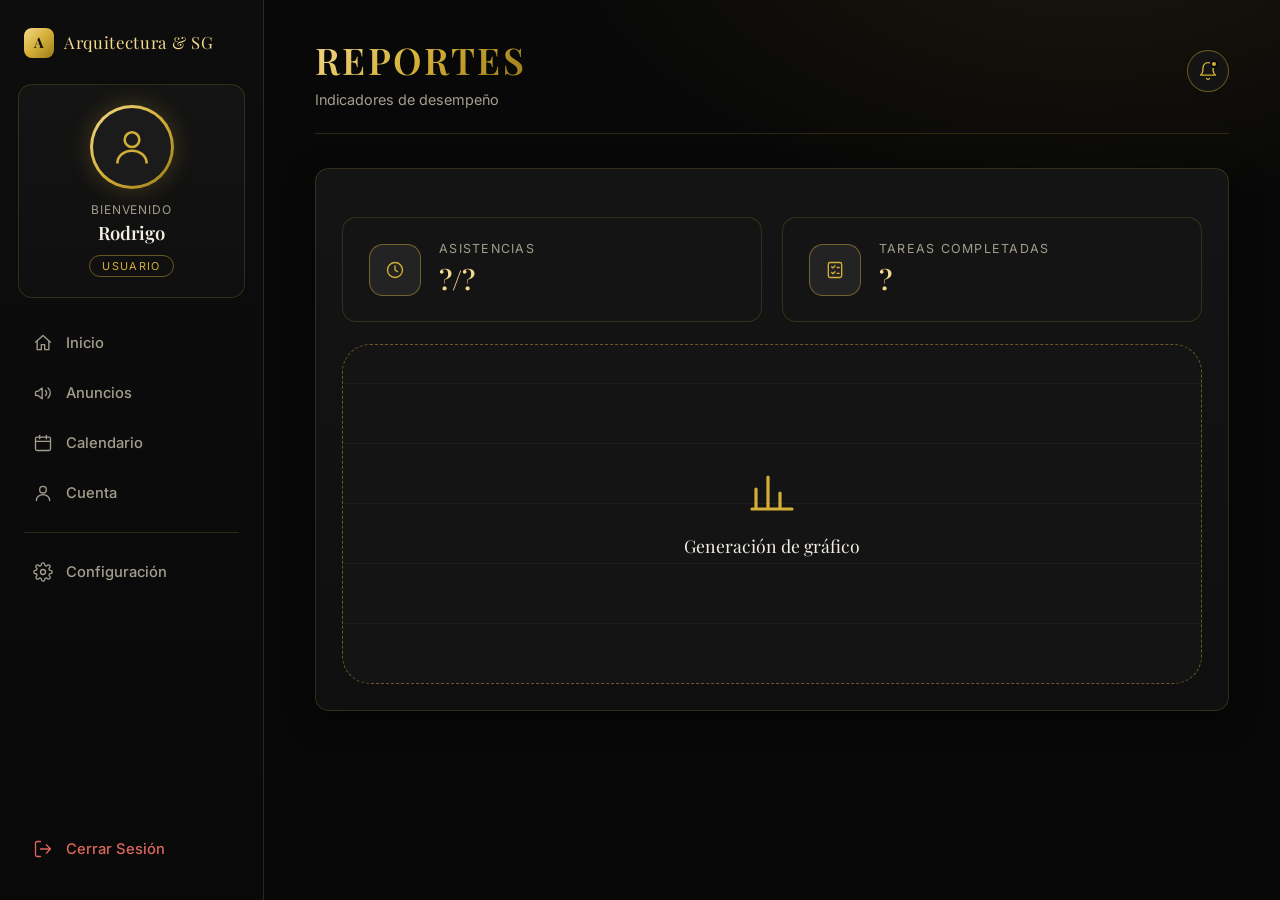
<file: frontend/usuarios/reportes_user.html>
<!DOCTYPE html>
<html lang="es">
<head>
<meta charset="UTF-8">
<meta name="viewport" content="width=device-width, initial-scale=1">
<title>Reportes · Intranet Arquitectura &amp; Servicios Generales</title>
<link rel="stylesheet" href="../css/styles.css">
</head>
<body>
<input type="checkbox" id="menu-check">
<div class="app">
  <aside class="sidebar">
    <div class="brand"><span class="mark">A</span>Arquitectura &amp; SG</div>
    <div class="profile">
      <div class="avatar"><span><svg viewBox="0 0 24 24"><circle cx="12" cy="8" r="4"/><path d="M4 21c0-4 3.6-7 8-7s8 3 8 7"/></svg></span></div>
      <small>Bienvenido</small>
      <strong>Rodrigo</strong><br>
      <span class="role">Usuario</span>
    </div>
    <nav class="nav"><a href="inicio.html" class=""><svg class="i" viewBox="0 0 24 24"><path d="M3 11l9-8 9 8"/><path d="M5 10v10h5v-6h4v6h5V10"/></svg>Inicio</a><a href="#" class=""><svg class="i" viewBox="0 0 24 24"><path d="M3 11v3a1 1 0 001 1h2l5 4V6L6 10H4a1 1 0 00-1 1z"/><path d="M15 9a4 4 0 010 6M18 6a8 8 0 010 12"/></svg>Anuncios</a><a href="#" class=""><svg class="i" viewBox="0 0 24 24"><rect x="3" y="5" width="18" height="16" rx="2"/><path d="M3 10h18M8 3v4M16 3v4"/></svg>Calendario</a><a href="#" class=""><svg class="i" viewBox="0 0 24 24"><circle cx="12" cy="8" r="4"/><path d="M4 21c0-4 3.6-7 8-7s8 3 8 7"/></svg>Cuenta</a><div class="sep"></div><a href="#"><svg class="i" viewBox="0 0 24 24"><circle cx="12" cy="12" r="3"/><path d="M19.4 15a1.7 1.7 0 00.3 1.8l.1.1a2 2 0 11-2.8 2.8l-.1-.1a1.7 1.7 0 00-1.8-.3 1.7 1.7 0 00-1 1.5V21a2 2 0 01-4 0v-.1a1.7 1.7 0 00-1.1-1.5 1.7 1.7 0 00-1.8.3l-.1.1a2 2 0 11-2.8-2.8l.1-.1a1.7 1.7 0 00.3-1.8 1.7 1.7 0 00-1.5-1H3a2 2 0 010-4h.1a1.7 1.7 0 001.5-1.1 1.7 1.7 0 00-.3-1.8l-.1-.1a2 2 0 112.8-2.8l.1.1a1.7 1.7 0 001.8.3H9a1.7 1.7 0 001-1.5V3a2 2 0 014 0v.1a1.7 1.7 0 001 1.5 1.7 1.7 0 001.8-.3l.1-.1a2 2 0 112.8 2.8l-.1.1a1.7 1.7 0 00-.3 1.8V9a1.7 1.7 0 001.5 1H21a2 2 0 010 4h-.1a1.7 1.7 0 00-1.5 1z"/></svg>Configuración</a><a href="../index.html" class="logout"><svg class="i" viewBox="0 0 24 24"><path d="M9 21H5a2 2 0 01-2-2V5a2 2 0 012-2h4M16 17l5-5-5-5M21 12H9"/></svg>Cerrar Sesión</a></nav>
  </aside>
  <main class="main">
    <header class="topbar">
      <div>
        <h1 class="page-title">Reportes</h1>
        <p class="page-sub">Indicadores de desempeño</p>
      </div>
      <div class="top-actions">
        <button class="icon-btn" aria-label="Notificaciones"><svg class="i" viewBox="0 0 24 24"><path d="M6 8a6 6 0 0112 0c0 7 3 9 3 9H3s3-2 3-9M10.3 21a1.9 1.9 0 003.4 0"/></svg><span class="dot"></span></button>
        <label for="menu-check" class="icon-btn menu-toggle" aria-label="Menú"><svg class="i" viewBox="0 0 24 24"><path d="M4 6h16M4 12h16M4 18h16"/></svg></label>
      </div>
    </header>
    <section class="card">
      
      <div class="stats">
        <div class="stat"><span class="ico"><svg class="i" viewBox="0 0 24 24"><circle cx="12" cy="12" r="9"/><path d="M12 7v5l3 2"/></svg></span><div><small>Asistencias</small><b>?/?</b></div></div>
        <div class="stat"><span class="ico"><svg class="i" viewBox="0 0 24 24"><rect x="4" y="3" width="16" height="18" rx="2"/><path d="M8 8l1.5 1.5L12 7M8 15l1.5 1.5L12 14M14.5 9h2.5M14.5 16h2.5"/></svg></span><div><small>Tareas completadas</small><b>?</b></div></div>
      </div>
      <div class="chart"><div><svg class="i" style="width:48px;height:48px" viewBox="0 0 24 24"><path d="M4 20V10M10 20V4M16 20v-8M22 20H2"/></svg><p>Generación de gráfico</p></div></div>
    </section>
  </main>
</div>
</body>
</html>
</file>
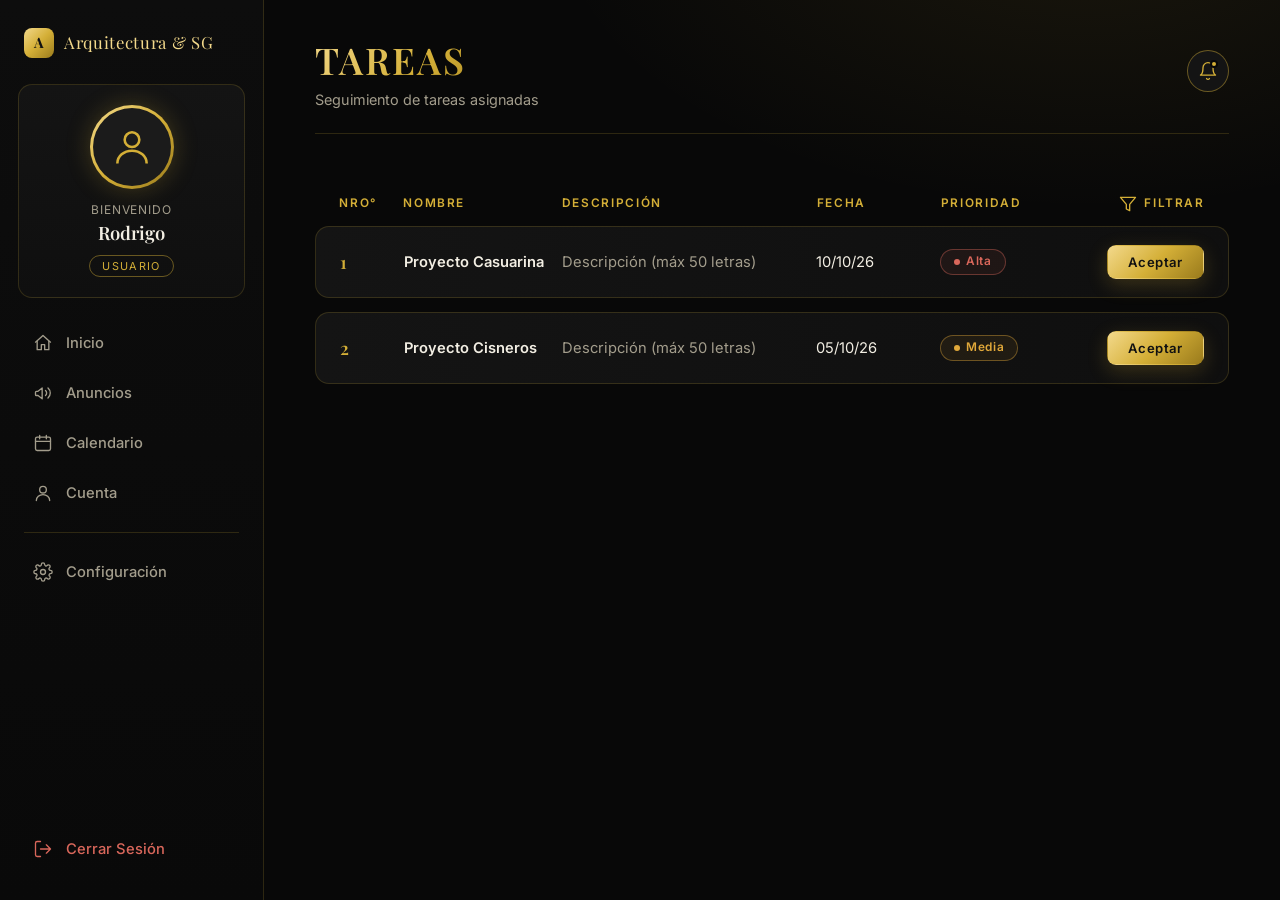
<file: frontend/usuarios/tareas_user.html>
<!DOCTYPE html>
<html lang="es">
<head>
<meta charset="UTF-8">
<meta name="viewport" content="width=device-width, initial-scale=1">
<title>Tareas · Intranet Arquitectura &amp; Servicios Generales</title>
<link rel="stylesheet" href="../css/styles.css">
</head>
<body>
<input type="checkbox" id="menu-check">
<div class="app">
  <aside class="sidebar">
    <div class="brand"><span class="mark">A</span>Arquitectura &amp; SG</div>
    <div class="profile">
      <div class="avatar"><span><svg viewBox="0 0 24 24"><circle cx="12" cy="8" r="4"/><path d="M4 21c0-4 3.6-7 8-7s8 3 8 7"/></svg></span></div>
      <small>Bienvenido</small>
      <strong>Rodrigo</strong><br>
      <span class="role">Usuario</span>
    </div>
    <nav class="nav"><a href="inicio.html" class=""><svg class="i" viewBox="0 0 24 24"><path d="M3 11l9-8 9 8"/><path d="M5 10v10h5v-6h4v6h5V10"/></svg>Inicio</a><a href="#" class=""><svg class="i" viewBox="0 0 24 24"><path d="M3 11v3a1 1 0 001 1h2l5 4V6L6 10H4a1 1 0 00-1 1z"/><path d="M15 9a4 4 0 010 6M18 6a8 8 0 010 12"/></svg>Anuncios</a><a href="#" class=""><svg class="i" viewBox="0 0 24 24"><rect x="3" y="5" width="18" height="16" rx="2"/><path d="M3 10h18M8 3v4M16 3v4"/></svg>Calendario</a><a href="#" class=""><svg class="i" viewBox="0 0 24 24"><circle cx="12" cy="8" r="4"/><path d="M4 21c0-4 3.6-7 8-7s8 3 8 7"/></svg>Cuenta</a><div class="sep"></div><a href="#"><svg class="i" viewBox="0 0 24 24"><circle cx="12" cy="12" r="3"/><path d="M19.4 15a1.7 1.7 0 00.3 1.8l.1.1a2 2 0 11-2.8 2.8l-.1-.1a1.7 1.7 0 00-1.8-.3 1.7 1.7 0 00-1 1.5V21a2 2 0 01-4 0v-.1a1.7 1.7 0 00-1.1-1.5 1.7 1.7 0 00-1.8.3l-.1.1a2 2 0 11-2.8-2.8l.1-.1a1.7 1.7 0 00.3-1.8 1.7 1.7 0 00-1.5-1H3a2 2 0 010-4h.1a1.7 1.7 0 001.5-1.1 1.7 1.7 0 00-.3-1.8l-.1-.1a2 2 0 112.8-2.8l.1.1a1.7 1.7 0 001.8.3H9a1.7 1.7 0 001-1.5V3a2 2 0 014 0v.1a1.7 1.7 0 001 1.5 1.7 1.7 0 001.8-.3l.1-.1a2 2 0 112.8 2.8l-.1.1a1.7 1.7 0 00-.3 1.8V9a1.7 1.7 0 001.5 1H21a2 2 0 010 4h-.1a1.7 1.7 0 00-1.5 1z"/></svg>Configuración</a><a href="../index.html" class="logout"><svg class="i" viewBox="0 0 24 24"><path d="M9 21H5a2 2 0 01-2-2V5a2 2 0 012-2h4M16 17l5-5-5-5M21 12H9"/></svg>Cerrar Sesión</a></nav>
  </aside>
  <main class="main">
    <header class="topbar">
      <div>
        <h1 class="page-title">Tareas</h1>
        <p class="page-sub">Seguimiento de tareas asignadas</p>
      </div>
      <div class="top-actions">
        <button class="icon-btn" aria-label="Notificaciones"><svg class="i" viewBox="0 0 24 24"><path d="M6 8a6 6 0 0112 0c0 7 3 9 3 9H3s3-2 3-9M10.3 21a1.9 1.9 0 003.4 0"/></svg><span class="dot"></span></button>
        <label for="menu-check" class="icon-btn menu-toggle" aria-label="Menú"><svg class="i" viewBox="0 0 24 24"><path d="M4 6h16M4 12h16M4 18h16"/></svg></label>
      </div>
    </header>
    <div class="toolbar"><span></span></div>
    <div class="task-head"><span>Nro°</span><span>Nombre</span><span>Descripción</span><span>Fecha</span><span>Prioridad</span><button class="filter" aria-label="Filtrar"><svg class="i" viewBox="0 0 24 24"><path d="M3 4h18l-7 8.5V20l-4-2v-5.5z"/></svg>Filtrar</button></div>
    <section>
      <article class="task"><span class="num">1</span><span class="name">Proyecto Casuarina</span><span class="desc">Descripción (máx 50 letras)</span><span class="date">10/10/26</span><span class="prio"><span class="badge alta">Alta</span></span><span class="act"><button class="btn sm">Aceptar</button></span></article><article class="task"><span class="num">2</span><span class="name">Proyecto Cisneros</span><span class="desc">Descripción (máx 50 letras)</span><span class="date">05/10/26</span><span class="prio"><span class="badge media">Media</span></span><span class="act"><button class="btn sm">Aceptar</button></span></article>
    </section>
  </main>
</div>
</body>
</html>
</file>
<file: frontend/css/main.css>
@import url('https://fonts.googleapis.com/css2?family=DM+Sans:wght@400;500;600;700&family=Manrope:wght@500;600;700;800&display=swap');

:root { 
  --ink: #f3f4f6;              /* Texto principal claro */
  --muted: #9ca3af;            /* Texto secundario gris */
  --line: #262626;             /* Líneas y bordes oscuros sutiles */
  --surface: #121212;          /* Fondo de tarjetas / paneles (Negro mate) */
  --canvas: #09090b;           /* Fondo general de la página (Negro profundo) */
  --navy: #0f0f11;             /* Color barra lateral (Negro elegante) */
  --blue: #d4af37;             /* Reemplazamos el azul principal por DORADO */
  --blue-soft: rgba(212, 175, 55, 0.12); /* Dorado suave para fondos */
  --green: #22c55e;            /* Éxito */
  --red: #ef4444;              /* Alerta / Error */
  --amber: #f59e0b;            /* Advertencia */
  --shadow: 0 16px 45px rgba(0, 0, 0, 0.7); /* Sombras oscuras profundas */
}

* { box-sizing:border-box; }
body { margin:0; color:var(--ink); background:var(--canvas); font:15px/1.5 'DM Sans',sans-serif; }
h1,h2,h3,p { margin:0; } 
h1,h2,h3 { font-family:Manrope,'DM Sans',sans-serif; letter-spacing:-.035em; color: #ffffff; } 
h1 { font-size:clamp(1.75rem,3vw,2.25rem); line-height:1.15; } 
h2 { font-size:1.1rem; } 
a { color: #f3e5ab; text-decoration:none; font-weight:600; transition: color .2s; } 
a:hover { color: #d4af37; }
button,input,textarea,select { font:inherit; } 
button { cursor:pointer; } 
button:disabled { cursor:not-allowed; opacity:.52; }

.eyebrow { color: #d4af37; font-size:.71rem; font-weight:700; letter-spacing:.12em; text-transform:uppercase; }
.muted { color:var(--muted); }
.brand { color:#fff; display:inline-flex; gap:.7rem; align-items:center; font:700 1rem Manrope,sans-serif; }
.brand-mark { display:grid; width:34px; height:34px; place-items:center; border-radius:10px; color:#000; background:linear-gradient(135deg,#f3e5ab,#d4af37); font-size:.73rem; letter-spacing:0; font-weight: 800; box-shadow: 0 0 10px rgba(212,175,55,0.3); }

.button { display:inline-flex; justify-content:center; align-items:center; min-height:42px; padding:.62rem 1rem; border:1px solid transparent; border-radius:9px; font-weight:700; transition:.18s ease; }
.button:hover { transform:translateY(-1px); }
.button-primary { color:#000; background:linear-gradient(135deg,#f3e5ab,#d4af37); box-shadow:0 7px 16px rgba(212,175,55,0.2); }
.button-primary:hover { color:#000; background:linear-gradient(135deg,#ffe875,#b3922d); box-shadow:0 0 15px rgba(212,175,55,0.4); }
.button-secondary { color:#d4af37; background:#18181b; border-color:#3f3f46; }
.button-secondary:hover { border-color:#d4af37; background:#27272a; }
.button-full { width:100%; }
.icon-button { border:0; background:transparent; color:var(--muted); font-size:1.4rem; line-height:1; padding:.35rem; }
.text-button { padding:0; color:#d4af37; border:0; background:none; font-weight:700; }
.form-message { min-height:1.2rem; margin:0; color:var(--red); font-size:.84rem; }
.form-message.is-error { padding:.65rem .75rem; border-radius:7px; background:rgba(239, 68, 68, 0.15); border: 1px solid rgba(239, 68, 68, 0.3); }

/* Login */
.auth-page { min-height:100vh; background:#000000; }
.auth-layout { display:grid; grid-template-columns:minmax(0,1.1fr) minmax(400px,.9fr); min-height:100vh; }
.auth-brand { display:flex; flex-direction:column; padding:clamp(2rem,7vw,6.5rem); color:#fff; background:radial-gradient(circle at 14% 10%,rgba(212,175,55,.15),transparent 35%),linear-gradient(140deg,#09090b,#18181b); border-right: 1px solid #27272a; }
.auth-brand .brand { color:#fff; }
.auth-copy { max-width:590px; margin:auto 0 2.25rem; }
.auth-copy .eyebrow { color:#f3e5ab; }
.auth-copy h1 { max-width:560px; margin:.7rem 0 1.15rem; font-size:clamp(2.3rem,4vw,4rem); line-height:1.08; color:#ffffff; }
.auth-copy p:last-child { max-width:470px; color:#a1a1aa; font-size:1.04rem; }
.auth-feature-list { display:grid; gap:.85rem; color:#e4e4e7; font-weight:600; }
.auth-feature-list span { display:inline-grid; width:21px; height:21px; margin-right:.6rem; place-items:center; border-radius:50%; color:#f3e5ab; background:rgba(212,175,55,.2); border: 1px solid rgba(212,175,55,0.4); }
.auth-card-wrap { display:grid; place-items:center; padding:2rem; background:#09090b; }
.auth-card { display:grid; width:min(100%,410px); gap:1.25rem; padding:2.4rem; border:1px solid #27272a; border-radius:18px; background:#121212; box-shadow:var(--shadow); }
.auth-card h2 { margin:.35rem 0 .4rem; font-size:1.7rem; color:#fff; }
.auth-note { color:#71717a; font-size:.76rem; line-height:1.45; text-align:center; }

.form-field { display:grid; gap:.42rem; }
.form-field label { color:#d4d4d8; font-size:.85rem; font-weight:700; }
.form-field input,.form-field textarea,.form-field select { width:100%; min-height:42px; padding:.6rem .72rem; outline:none; border:1px solid #27272a; border-radius:8px; color:#fff; background:#18181b; transition:border-color .15s,box-shadow .15s; }
.form-field textarea { resize:vertical; }
.form-field input:focus,.form-field textarea:focus,.form-field select:focus { border-color:#d4af37; box-shadow:0 0 0 3px rgba(212,175,55,0.2); }

/* App shell */
.app-shell { display:flex; min-height:100vh; }
.sidebar { position:fixed; z-index:5; display:flex; flex-direction:column; width:250px; height:100vh; padding:1.3rem .85rem .9rem; color:#e4e4e7; background:var(--navy); border-right: 1px solid #27272a; }
.sidebar-brand { display:flex; align-items:center; justify-content:space-between; padding:0 .6rem 1.7rem; }
.sidebar-nav { display:grid; gap:.27rem; }
.nav-link { display:flex; gap:.75rem; align-items:center; padding:.72rem .7rem; border-radius:8px; color:#a1a1aa; font-size:.91rem; font-weight:600; transition: .2s; }
.nav-link span { width:18px; color:#71717a; text-align:center; font-size:1.05rem; }
.nav-link:hover,.nav-link.is-active { color:#fff; background:rgba(212,175,55,0.12); border: 1px solid rgba(212,175,55,0.25); }
.nav-link.is-active span { color:#f3e5ab; }
.sidebar-footer { margin-top:auto; padding:.8rem .6rem 0; border-top:1px solid #27272a; }
.user-mini { display:flex; gap:.65rem; align-items:center; min-width:0; padding:.75rem 0; }
.user-mini strong,.user-mini small { display:block; overflow:hidden; text-overflow:ellipsis; white-space:nowrap; }
.user-mini strong { color:#f8fafc; font-size:.82rem; }
.user-mini small { color:#a1a1aa; font-size:.72rem; }
.avatar { display:grid; flex:0 0 auto; width:34px; height:34px; place-items:center; border-radius:50%; color:#000; background:linear-gradient(135deg,#f3e5ab,#d4af37); font-size:.7rem; font-weight:800; border: 1px solid #f3e5ab; }
.logout-button { display:flex; justify-content:space-between; width:100%; padding:.6rem 0 .2rem; border:0; color:#ef4444; background:none; font-size:.82rem; text-align:left; cursor: pointer; }
.logout-button:hover { color:#f87171; }
.app-view { width:calc(100% - 250px); min-height:100vh; margin-left:250px; background:var(--canvas); }
.topbar { display:flex; align-items:center; min-height:69px; padding:0 clamp(1.25rem,4vw,3.6rem); border-bottom:1px solid #27272a; background:rgba(9,9,11,.85); backdrop-filter:blur(12px); }
.topbar-date { color:var(--muted); font-size:.84rem; text-transform:capitalize; }
.topbar-user { display:flex; gap:.55rem; align-items:center; margin-left:auto; font-weight:700; font-size:.82rem; color: #fff; }
.topbar-user .avatar { width:31px; height:31px; }
.content { max-width:1420px; margin:0 auto; padding:clamp(1.5rem,4vw,3.1rem); }
.page-heading { display:flex; gap:1rem; align-items:flex-end; justify-content:space-between; margin-bottom:1.8rem; }
.page-heading .muted { margin-top:.35rem; }
.date-chip { padding:.57rem .8rem; border:1px solid #27272a; border-radius:8px; color:var(--muted); background:#121212; font-size:.83rem; text-transform:capitalize; }

/* Components */
.metrics-grid { display:grid; grid-template-columns:repeat(4,1fr); gap:1rem; margin-bottom:1rem; }
.metric-card { min-height:130px; padding:1.15rem; border:1px solid #27272a; border-radius:12px; background:var(--surface); box-shadow:0 4px 14px rgba(0,0,0,.4); }
.metric-card p { color:var(--muted); font-size:.81rem; font-weight:600; }
.metric-card strong { display:block; margin:.48rem 0 .18rem; color:#fff; font:800 1.7rem Manrope,sans-serif; letter-spacing:-.06em; text-shadow: 0 0 10px rgba(212,175,55,0.2); }
.metric-card small { color:#71717a; font-size:.74rem; }
.two-columns { display:grid; grid-template-columns:1.05fr .95fr; gap:1rem; }
.panel { padding:1.3rem; border:1px solid #27272a; border-radius:12px; background:var(--surface); box-shadow: 0 4px 20px rgba(0,0,0,0.3); }
.panel-heading { display:flex; align-items:flex-start; justify-content:space-between; gap:1rem; padding-bottom:1rem; }
.panel-heading .eyebrow { margin-bottom:.25rem; }
.attendance-summary { display:flex; justify-content:space-between; gap:1rem; align-items:center; padding:1rem; border-radius:10px; background:#18181b; border: 1px solid #27272a; }
.attendance-summary p { margin-top:.27rem; color:var(--muted); font-size:.84rem; }
.status-dot { display:inline-block; width:9px; height:9px; margin-right:.42rem; border-radius:50%; background:#52525b; }
.status-dot.active { background:#22c55e; box-shadow:0 0 0 4px rgba(34, 197, 94, 0.2); }
.status-dot.done { background:#d4af37; }
.badge { display:inline-flex; align-items:center; width:max-content; max-width:150px; padding:.28rem .55rem; border-radius:999px; color:#d4d4d8; background:#27272a; font-size:.7rem; font-weight:700; white-space:nowrap; border: 1px solid #3f3f46; }
.badge-success { color:#4ade80; background:rgba(34, 197, 94, 0.15); border-color: rgba(34, 197, 94, 0.3); }
.badge-danger { color:#f87171; background:rgba(239, 68, 68, 0.15); border-color: rgba(239, 68, 68, 0.3); }
.compact-list { display:grid; gap:.35rem; }
.compact-item { display:grid; grid-template-columns:auto minmax(0,1fr) auto; gap:.65rem; align-items:center; padding:.65rem 0; border-bottom:1px solid #18181b; }
.compact-item:last-child { border:0; }
.compact-item strong,.compact-item p { display:block; overflow:hidden; text-overflow:ellipsis; white-space:nowrap; }
.compact-item strong { font-size:.84rem; color: #fff; }
.compact-item p { color:var(--muted); font-size:.75rem; }
.priority-dot { width:8px; height:8px; border-radius:50%; background:#52525b; }
.priority-alta { background:#ef4444; box-shadow: 0 0 8px rgba(239, 68, 68, 0.5); }
.priority-media { background:#f59e0b; box-shadow: 0 0 8px rgba(245, 158, 11, 0.5); }
.priority-baja { background:#22c55e; box-shadow: 0 0 8px rgba(34, 197, 94, 0.5); }
.empty-state { padding:1.3rem .3rem; color:var(--muted); text-align:center; }
.empty-state strong { display:block; color:#a1a1aa; }
.empty-state p { margin-top:.25rem; font-size:.83rem; }

/* Attendance */
.attendance-hero { display:flex; align-items:center; justify-content:space-between; gap:1rem; margin-bottom:1rem; padding:1.7rem; border-radius:13px; color:#fff; background:linear-gradient(115deg,#18181b,#09090b); border: 1px solid rgba(212,175,55,0.4); box-shadow:0 12px 30px rgba(0,0,0,.5); }
.attendance-hero .eyebrow { color:#f3e5ab; }
.attendance-hero h2 { margin:.25rem 0; font-size:1.35rem; color: #fff; }
.attendance-hero-copy > p:last-child { color:#a1a1aa; }
.attendance-actions { display:flex; gap:.6rem; }
.attendance-actions .button-primary { color:#000; background:linear-gradient(135deg,#f3e5ab,#d4af37); box-shadow:none; }
.attendance-actions .button-secondary { color:#f3e5ab; border-color:rgba(212,175,55,0.4); background:transparent; }
.table-wrap { overflow:auto; } 
table { width:100%; border-collapse:collapse; text-align:left; } 
th { padding:.7rem .5rem; color:#a1a1aa; border-bottom:1px solid #27272a; font-size:.7rem; letter-spacing:.07em; text-transform:uppercase; } 
td { padding:.85rem .5rem; border-bottom:1px solid #18181b; color:#d4d4d8; font-size:.85rem; } 
tr:last-child td { border:0; }
.table-empty { color:var(--muted); text-align:center; }

/* Tasks and dialogs */
.filter-bar { display:flex; flex-wrap:wrap; gap:.45rem; margin-bottom:1.2rem; }
.filter-button { padding:.48rem .75rem; border:1px solid #27272a; border-radius:999px; color:#a1a1aa; background:#121212; font-size:.78rem; font-weight:700; transition: .2s; }
.filter-button.is-active,.filter-button:hover { color:#f3e5ab; border-color:rgba(212,175,55,0.5); background:rgba(212,175,55,0.1); }
.task-grid { display:grid; grid-template-columns:repeat(3,minmax(0,1fr)); gap:1rem; }
.task-card { display:flex; flex-direction:column; min-height:225px; padding:1.15rem; border:1px solid #27272a; border-radius:12px; background:#121212; transition:transform .18s,box-shadow .18s; }
.task-card:hover { transform:translateY(-2px); box-shadow:0 10px 25px rgba(0,0,0,0.5), 0 0 10px rgba(212,175,55,0.15); border-color: rgba(212,175,55,0.4); }
.task-card-top { display:flex; justify-content:space-between; gap:.4rem; align-items:center; }
.priority-badge { border:1px solid currentColor; background:transparent; }
.priority-badge.priority-alta { color:#ef4444; }
.priority-badge.priority-media { color:#f59e0b; }
.priority-badge.priority-baja { color:#22c55e; }
.assignee { overflow:hidden; color:var(--muted); font-size:.72rem; text-overflow:ellipsis; white-space:nowrap; }
.task-card h2 { margin:.85rem 0 .3rem; font-size:1.05rem; color: #fff; }
.task-card > p { display:-webkit-box; overflow:hidden; color:var(--muted); font-size:.84rem; -webkit-box-orient:vertical; -webkit-line-clamp:2; }
.task-meta { margin-top:auto; padding-top:1rem; color:#71717a; font-size:.75rem; }
.task-card-footer { display:flex; gap:.5rem; align-items:center; margin-top:.75rem; }
.task-card-footer select { width:100%; padding:.43rem .5rem; border:1px solid #27272a; border-radius:7px; color:#d4d4d8; background:#18181b; font-size:.75rem; font-weight:700; outline: none; }
.delete-button { width:28px; height:28px; border:0; border-radius:7px; color:#f87171; background:rgba(239, 68, 68, 0.15); font-size:1.15rem; transition: background .2s; }
.delete-button:hover { background:rgba(239, 68, 68, 0.3); }

.modal { width:min(94vw,600px); padding:0; border:1px solid rgba(212,175,55,0.4); border-radius:14px; box-shadow:0 24px 55px rgba(0,0,0,.7); background: #121212; color: #fff; }
.modal::backdrop { background:rgba(0,0,0,.75); }
.modal form { padding:1.4rem; }
.modal-heading { display:flex; align-items:flex-start; justify-content:space-between; margin-bottom:1.35rem; }
.modal-heading h2 { margin-top:.2rem; font-size:1.25rem; color: #fff; }
.form-grid { display:grid; grid-template-columns:1fr 1fr; gap:1rem; }
.form-grid .full { grid-column:1 / -1; }
.modal-actions { display:flex; justify-content:flex-end; gap:.7rem; margin-top:1.4rem; }

/* Admin */
.admin-columns { grid-template-columns:1.1fr .9fr; }
.employee-list { display:grid; }
.employee-row { display:grid; grid-template-columns:auto minmax(0,1fr) auto; gap:.7rem; align-items:center; padding:.8rem 0; border-bottom:1px solid #18181b; }
.employee-row:last-child { border:0; }
.employee-row strong,.employee-row p { display:block; overflow:hidden; text-overflow:ellipsis; white-space:nowrap; }
.employee-row strong { font-size:.84rem; color: #fff; }
.employee-row p { color:var(--muted); font-size:.75rem; }
.mobile-only { display:none; }

.projects-panel { margin-top:1rem; }
.projects-list { display:grid; grid-template-columns:repeat(3,1fr); gap:.8rem; }
.project-row { display:flex; gap:.7rem; align-items:center; padding:.9rem; border:1px solid #27272a; border-radius:9px; background:#18181b; }
.project-symbol { display:grid; width:28px; height:28px; place-items:center; border-radius:8px; color:#d4af37; background:rgba(212,175,55,0.15); border: 1px solid rgba(212,175,55,0.3); }
.project-row strong,.project-row p { display:block; overflow:hidden; text-overflow:ellipsis; white-space:nowrap; }
.project-row strong { font-size:.84rem; color: #fff; }
.project-row p { color:var(--muted); font-size:.74rem; }
.report-select { min-width:215px; min-height:42px; padding:.5rem .65rem; border:1px solid #27272a; border-radius:8px; color:#d4d4d8; background:#18181b; }
.report-states { display:grid; gap:1rem; padding:.3rem 0; }
.state-row > div:first-child { display:flex; justify-content:space-between; margin-bottom:.35rem; }
.state-row strong { font-size:.83rem; color: #fff; }
.state-row span { color:var(--muted); font-size:.76rem; }
.progress-track { height:8px; overflow:hidden; border-radius:99px; background:#27272a; }
.progress-track i { display:block; height:100%; border-radius:inherit; background:linear-gradient(90deg,#f3e5ab,#d4af37); box-shadow: 0 0 10px rgba(212,175,55,0.4); }

@media (max-width:1050px) { .metrics-grid { grid-template-columns:repeat(2,1fr); }.task-grid { grid-template-columns:repeat(2,minmax(0,1fr)); }.projects-list { grid-template-columns:repeat(2,1fr); } }
@media (max-width:760px) { .auth-layout { grid-template-columns:1fr; }.auth-brand { min-height:315px; padding:2rem; }.auth-copy { margin:auto 0 1.5rem; }.auth-copy h1 { font-size:2.2rem; }.auth-card-wrap { padding:1.2rem; }.auth-card { padding:1.7rem; }.sidebar { left:-260px; width:250px; transition:left .22s ease; box-shadow:6px 0 25px rgba(0,0,0,.6); background: #0f0f11; }.menu-open .sidebar { left:0; }.app-view { width:100%; margin-left:0; }.mobile-only { display:inline-flex; }.topbar { padding:0 1.25rem; }.topbar-date { margin-left:.65rem; font-size:.76rem; }.topbar-user > span:last-child { display:none; }.content { padding:1.35rem 1rem 2rem; }.page-heading { align-items:flex-start; }.page-heading .button { flex-shrink:0; }.metrics-grid,.two-columns,.task-grid,.projects-list { grid-template-columns:1fr; }.attendance-hero { align-items:flex-start; flex-direction:column; }.attendance-actions { width:100%; }.attendance-actions .button { flex:1; }.panel { padding:1rem; }.date-chip { display:none; } }
@media (max-width:440px) { .page-heading { flex-direction:column; }.page-heading .button { width:100%; }.metrics-grid { grid-template-columns:1fr 1fr; gap:.7rem; }.metric-card { min-height:105px; padding:.85rem; }.metric-card strong { font-size:1.35rem; }.filter-bar { flex-wrap:nowrap; overflow:auto; padding-bottom:.2rem; }.filter-button { white-space:nowrap; }.form-grid { grid-template-columns:1fr; }.form-grid .full { grid-column:auto; }.modal-actions { flex-direction:column-reverse; }.modal-actions .button { width:100%; }.topbar-date { overflow:hidden; text-overflow:ellipsis; white-space:nowrap; }.attendance-summary { align-items:flex-start; flex-direction:column; } }
/* --- ESTILOS DEFINITIVOS PARA EL FONDO ANIMADO DE ONDAS --- */

/* Permitimos que el canvas sea la capa de fondo absoluta */
#gold-wave-canvas {
  position: fixed;
  top: 0;
  left: 0;
  width: 100vw;
  height: 100vh;
  z-index: 0; /* Capa base detrás de todo */
  pointer-events: none;
  opacity: 0.9; /* Muy visible y brillante */
}

/* Hacemos que los paneles del login tengan una ligera transparencia y desenfoque */
.auth-brand {
  background: rgba(9, 9, 11, 0.85) !important; /* 85% opaco para ver las ondas detrás */
  backdrop-filter: blur(5px);
  position: relative;
  z-index: 2;
}

.auth-card-wrap {
  background: rgba(9, 9, 11, 0.75) !important; /* 75% opaco para ver las ondas detrás */
  backdrop-filter: blur(5px);
  position: relative;
  z-index: 2;
}

.auth-card {
  background: rgba(18, 18, 18, 0.9) !important; /* Tarjeta principal semitransparente */
  backdrop-filter: blur(8px);
  position: relative;
  z-index: 3;
}
</file>
<file: frontend/css/styles.css>
/* ==========================================================
   ERP Intranet · Arquitectura & Servicios Generales
   Hoja de estilos general (negro & dorado)
   ========================================================== */
@import url('https://fonts.googleapis.com/css2?family=Inter:wght@300;400;500;600&family=Playfair+Display:wght@500;600;700&display=swap');

:root{
  --bg:#080808; --bg-2:#0f0f0f; --surface:#141414; --surface-2:#1b1b1b; --surface-3:#232323;
  --line:rgba(212,175,55,.18); --line-strong:rgba(212,175,55,.45);
  --gold:#d4af37; --gold-light:#f3d98b; --gold-dark:#9a7b1c;
  --gold-grad:linear-gradient(135deg,#f3d98b 0%,#d4af37 50%,#9a7b1c 100%);
  --text:#f2eee3; --text-dim:#a39d8c; --text-faint:#6e695c;
  --ok:#5fbf8a; --warn:#e0a83a; --danger:#d9675b;
  --radius:14px; --radius-sm:9px; --sidebar-w:264px;
  --shadow:0 10px 30px rgba(0,0,0,.55); --glow:0 0 0 1px var(--line-strong),0 8px 28px rgba(212,175,55,.14);
  --font:'Inter','Segoe UI',system-ui,sans-serif; --font-display:'Playfair Display',Georgia,serif;
}
*{box-sizing:border-box;margin:0;padding:0}
html{scroll-behavior:smooth}
body{font-family:var(--font);color:var(--text);background:
  radial-gradient(900px 500px at 85% -10%,rgba(212,175,55,.09),transparent 60%),
  radial-gradient(700px 400px at -10% 110%,rgba(212,175,55,.06),transparent 60%),var(--bg);
  min-height:100vh;line-height:1.5;-webkit-font-smoothing:antialiased}
a{color:inherit;text-decoration:none}
svg.i{width:20px;height:20px;stroke:currentColor;fill:none;stroke-width:1.6;stroke-linecap:round;stroke-linejoin:round;flex:none}
::selection{background:var(--gold);color:#000}
::-webkit-scrollbar{width:10px;height:10px}::-webkit-scrollbar-track{background:var(--bg-2)}
::-webkit-scrollbar-thumb{background:var(--gold-dark);border-radius:10px}

/* ---------- Layout ---------- */
.app{display:grid;grid-template-columns:var(--sidebar-w) 1fr;min-height:100vh}
.sidebar{position:sticky;top:0;height:100vh;display:flex;flex-direction:column;padding:28px 18px;
  background:linear-gradient(180deg,#0d0d0d,#090909);border-right:1px solid var(--line);overflow-y:auto}
.brand{display:flex;align-items:center;gap:10px;font-family:var(--font-display);font-size:1.05rem;color:var(--gold-light);letter-spacing:.04em;margin-bottom:26px;padding:0 6px}
.brand .mark{width:30px;height:30px;border-radius:8px;background:var(--gold-grad);display:grid;place-items:center;color:#111;font-weight:700;font-size:.9rem}
.profile{text-align:center;padding:20px 12px;margin-bottom:22px;border:1px solid var(--line);border-radius:var(--radius);background:linear-gradient(180deg,var(--surface),var(--bg-2))}
.avatar{width:84px;height:84px;margin:0 auto 12px;border-radius:50%;padding:3px;background:var(--gold-grad);box-shadow:0 0 24px rgba(212,175,55,.25)}
.avatar span{display:grid;place-items:center;width:100%;height:100%;border-radius:50%;background:var(--surface-2);color:var(--gold)}
.avatar svg{width:44px;height:44px;stroke:currentColor;fill:none;stroke-width:1.4}
.profile small{display:block;color:var(--text-dim);font-size:.75rem;letter-spacing:.08em;text-transform:uppercase}
.profile strong{font-family:var(--font-display);font-size:1.15rem;font-weight:600;color:var(--text)}
.role{display:inline-block;margin-top:8px;padding:2px 12px;border-radius:99px;font-size:.68rem;letter-spacing:.12em;text-transform:uppercase;border:1px solid var(--line-strong);color:var(--gold)}
.nav{display:flex;flex-direction:column;gap:4px;flex:1}
.nav a{display:flex;align-items:center;gap:13px;padding:11px 14px;border-radius:var(--radius-sm);color:var(--text-dim);font-size:.92rem;font-weight:500;border:1px solid transparent;transition:.2s}
.nav a:hover{color:var(--gold-light);background:var(--surface);border-color:var(--line)}
.nav a.active{color:#111;background:var(--gold-grad);box-shadow:0 6px 20px rgba(212,175,55,.25)}
.nav .sep{height:1px;background:var(--line);margin:12px 6px}
.nav a.logout{margin-top:auto;color:var(--danger)}
.nav a.logout:hover{background:rgba(217,103,91,.08);border-color:rgba(217,103,91,.35);color:#f08b80}

.main{padding:32px clamp(18px,4vw,52px) 52px;min-width:0}
.topbar{display:flex;align-items:center;justify-content:space-between;gap:16px;margin-bottom:34px;padding-bottom:22px;border-bottom:1px solid var(--line)}
.page-title{font-family:var(--font-display);font-size:clamp(1.7rem,3vw,2.3rem);font-weight:600;letter-spacing:.06em;text-transform:uppercase;
  background:var(--gold-grad);-webkit-background-clip:text;background-clip:text;color:transparent}
.page-sub{color:var(--text-dim);font-size:.9rem;margin-top:2px}
.top-actions{display:flex;gap:10px;align-items:center}
.icon-btn{position:relative;width:42px;height:42px;display:grid;place-items:center;border-radius:50%;border:1px solid var(--line-strong);background:var(--surface);color:var(--gold);cursor:pointer;transition:.2s}
.icon-btn:hover{background:var(--gold);color:#000;box-shadow:var(--glow)}
.icon-btn .dot{position:absolute;top:9px;right:10px;width:8px;height:8px;border-radius:50%;background:var(--gold);border:2px solid var(--bg)}
.menu-toggle,#menu-check{display:none}

/* ---------- Components ---------- */
.card{background:linear-gradient(180deg,var(--surface),var(--bg-2));border:1px solid var(--line);border-radius:var(--radius);padding:26px;box-shadow:var(--shadow)}
.card h2{font-family:var(--font-display);font-size:1.15rem;color:var(--gold-light);margin-bottom:16px;font-weight:600}
.grid{display:grid;gap:22px}
.grid.cols-3{grid-template-columns:repeat(auto-fit,minmax(220px,1fr))}
.grid.cols-2{grid-template-columns:repeat(auto-fit,minmax(280px,1fr))}

.tile{display:flex;flex-direction:column;align-items:center;gap:16px;padding:42px 20px;text-align:center;border-radius:var(--radius);
  border:1px solid var(--line);background:linear-gradient(180deg,var(--surface),var(--bg-2));transition:.3s;position:relative;overflow:hidden}
.tile::before{content:"";position:absolute;inset:0;background:radial-gradient(circle at 50% 0,rgba(212,175,55,.16),transparent 65%);opacity:0;transition:.3s}
.tile:hover{transform:translateY(-6px);border-color:var(--gold);box-shadow:var(--glow)}
.tile:hover::before{opacity:1}
.tile .ico{position:relative;width:76px;height:76px;border-radius:22px;display:grid;place-items:center;color:var(--gold);border:1px solid var(--line-strong);background:var(--surface-2)}
.tile .ico svg{width:34px;height:34px}
.tile:hover .ico{background:var(--gold-grad);color:#111}
.tile h3{position:relative;font-family:var(--font-display);font-size:1.25rem;font-weight:600}
.tile p{position:relative;color:var(--text-dim);font-size:.85rem}

.btn{display:inline-flex;align-items:center;justify-content:center;gap:10px;padding:13px 28px;border-radius:var(--radius-sm);border:1px solid transparent;cursor:pointer;
  font:600 .92rem var(--font);letter-spacing:.03em;color:#111;background:var(--gold-grad);box-shadow:0 6px 20px rgba(212,175,55,.22);transition:.2s}
.btn:hover{transform:translateY(-2px);box-shadow:0 10px 28px rgba(212,175,55,.38);filter:brightness(1.07)}
.btn:active{transform:translateY(0)}
.btn.outline{background:transparent;color:var(--gold);border-color:var(--gold);box-shadow:none}
.btn.outline:hover{background:rgba(212,175,55,.1)}
.btn.sm{padding:8px 20px;font-size:.82rem}
.btn.lg{padding:18px 44px;font-size:1.02rem}
.btn-row{display:flex;flex-wrap:wrap;gap:18px}

.field{display:flex;align-items:center;gap:12px;flex-wrap:wrap}
.field label{color:var(--text-dim);font-size:.88rem}
.search{position:relative;min-width:240px}
.search svg{position:absolute;left:13px;top:50%;transform:translateY(-50%);width:17px;height:17px;color:var(--gold)}
.input{width:100%;padding:11px 14px 11px 40px;border-radius:var(--radius-sm);border:1px solid var(--line);background:var(--surface-2);color:var(--text);font:400 .92rem var(--font);transition:.2s}
.input::placeholder{color:var(--text-faint)}
.input:focus{outline:none;border-color:var(--gold);box-shadow:0 0 0 3px rgba(212,175,55,.15)}

.clock{display:flex;flex-direction:column;gap:2px;padding:22px 26px;border-radius:var(--radius);border:1px solid var(--line);background:var(--surface);min-width:220px}
.clock b{font-family:var(--font-display);font-size:2rem;color:var(--gold-light);font-weight:600}
.clock span{color:var(--text-dim);font-size:.82rem;text-transform:uppercase;letter-spacing:.1em}
.attendance-top{display:flex;flex-wrap:wrap;gap:22px;align-items:stretch;margin-bottom:28px}
.attendance-top .btn-row{align-items:center}

/* Tabla */
.table-wrap{overflow-x:auto;border:1px solid var(--line);border-radius:var(--radius);background:var(--surface)}
table{width:100%;border-collapse:collapse;min-width:520px}
th{text-align:left;padding:16px 20px;font-size:.74rem;letter-spacing:.14em;text-transform:uppercase;color:var(--gold);background:var(--surface-2);border-bottom:1px solid var(--line-strong);font-weight:600}
td{padding:16px 20px;border-bottom:1px solid var(--line);color:var(--text);font-size:.92rem}
tr:last-child td{border-bottom:none}
tbody tr{transition:.2s}tbody tr:hover{background:rgba(212,175,55,.05)}
td.empty{color:var(--text-faint)}

/* Lista de tareas */
.toolbar{display:flex;align-items:center;justify-content:space-between;flex-wrap:wrap;gap:14px;margin-bottom:20px}
.task-head,.task{display:grid;grid-template-columns:50px 1.2fr 2fr 110px 110px 140px;gap:14px;align-items:center;padding:0 24px}
.task-head{padding-top:6px;padding-bottom:12px;font-size:.74rem;letter-spacing:.14em;text-transform:uppercase;color:var(--gold);font-weight:600}
.task-head .filter{justify-self:end;display:flex;align-items:center;gap:6px;background:none;border:none;color:var(--gold);cursor:pointer;font:inherit;letter-spacing:inherit;text-transform:inherit}
.task{padding-top:18px;padding-bottom:18px;margin-bottom:14px;border:1px solid var(--line);border-radius:var(--radius);background:linear-gradient(90deg,var(--surface),var(--bg-2));transition:.25s;font-size:.92rem}
.task:hover{border-color:var(--gold);transform:translateX(4px);box-shadow:var(--glow)}
.task .num{color:var(--gold);font-family:var(--font-display);font-weight:600;font-size:1.1rem}
.task .name{font-weight:600}.task .desc{color:var(--text-dim)}
.task .act{justify-self:end}
.badge{display:inline-flex;align-items:center;gap:6px;padding:3px 13px;border-radius:99px;font-size:.74rem;font-weight:600;letter-spacing:.06em;border:1px solid}
.badge::before{content:"";width:6px;height:6px;border-radius:50%;background:currentColor}
.badge.alta{color:var(--danger);border-color:rgba(217,103,91,.4);background:rgba(217,103,91,.08)}
.badge.media{color:var(--warn);border-color:rgba(224,168,58,.4);background:rgba(224,168,58,.08)}
.badge.baja{color:var(--ok);border-color:rgba(95,191,138,.4);background:rgba(95,191,138,.08)}

/* Reportes */
.stats{display:grid;grid-template-columns:repeat(auto-fit,minmax(240px,1fr));gap:20px;margin:22px 0}
.stat{display:flex;align-items:center;gap:18px;padding:22px 26px;border-radius:var(--radius);border:1px solid var(--line);background:var(--surface)}
.stat .ico{width:52px;height:52px;border-radius:14px;display:grid;place-items:center;background:var(--surface-3);color:var(--gold);border:1px solid var(--line-strong)}
.stat small{display:block;color:var(--text-dim);font-size:.78rem;letter-spacing:.1em;text-transform:uppercase}
.stat b{font-family:var(--font-display);font-size:1.7rem;color:var(--gold-light);font-weight:600}
.chart{min-height:340px;border-radius:28px;border:1px dashed var(--line-strong);background:
  repeating-linear-gradient(0deg,transparent 0 59px,rgba(212,175,55,.06) 59px 60px),var(--surface);
  display:grid;place-items:center;text-align:center;color:var(--text-dim);padding:30px}
.chart svg{width:48px;height:48px;color:var(--gold);margin-bottom:10px}
.chart p{font-family:var(--font-display);font-size:1.1rem;color:var(--text)}

/* ---------- Responsive ---------- */
@media (max-width:1000px){
  .task-head{display:none}
  .task{grid-template-columns:40px 1fr auto;row-gap:6px}
  .task .desc{grid-column:2/-1;grid-row:2}
  .task .date,.task .prio{grid-row:3}.task .date{grid-column:2}.task .prio{grid-column:3;justify-self:end}
  .task .act{grid-column:1/-1;grid-row:4;justify-self:stretch}.task .act .btn{width:100%}
}
@media (max-width:860px){
  .app{grid-template-columns:1fr}
  .sidebar{position:fixed;inset:0 auto 0 0;width:280px;z-index:50;transform:translateX(-100%);transition:.3s}
  #menu-check:checked ~ .app .sidebar{transform:none;box-shadow:0 0 0 100vmax rgba(0,0,0,.65)}
  .menu-toggle{display:grid}
}
</file>
